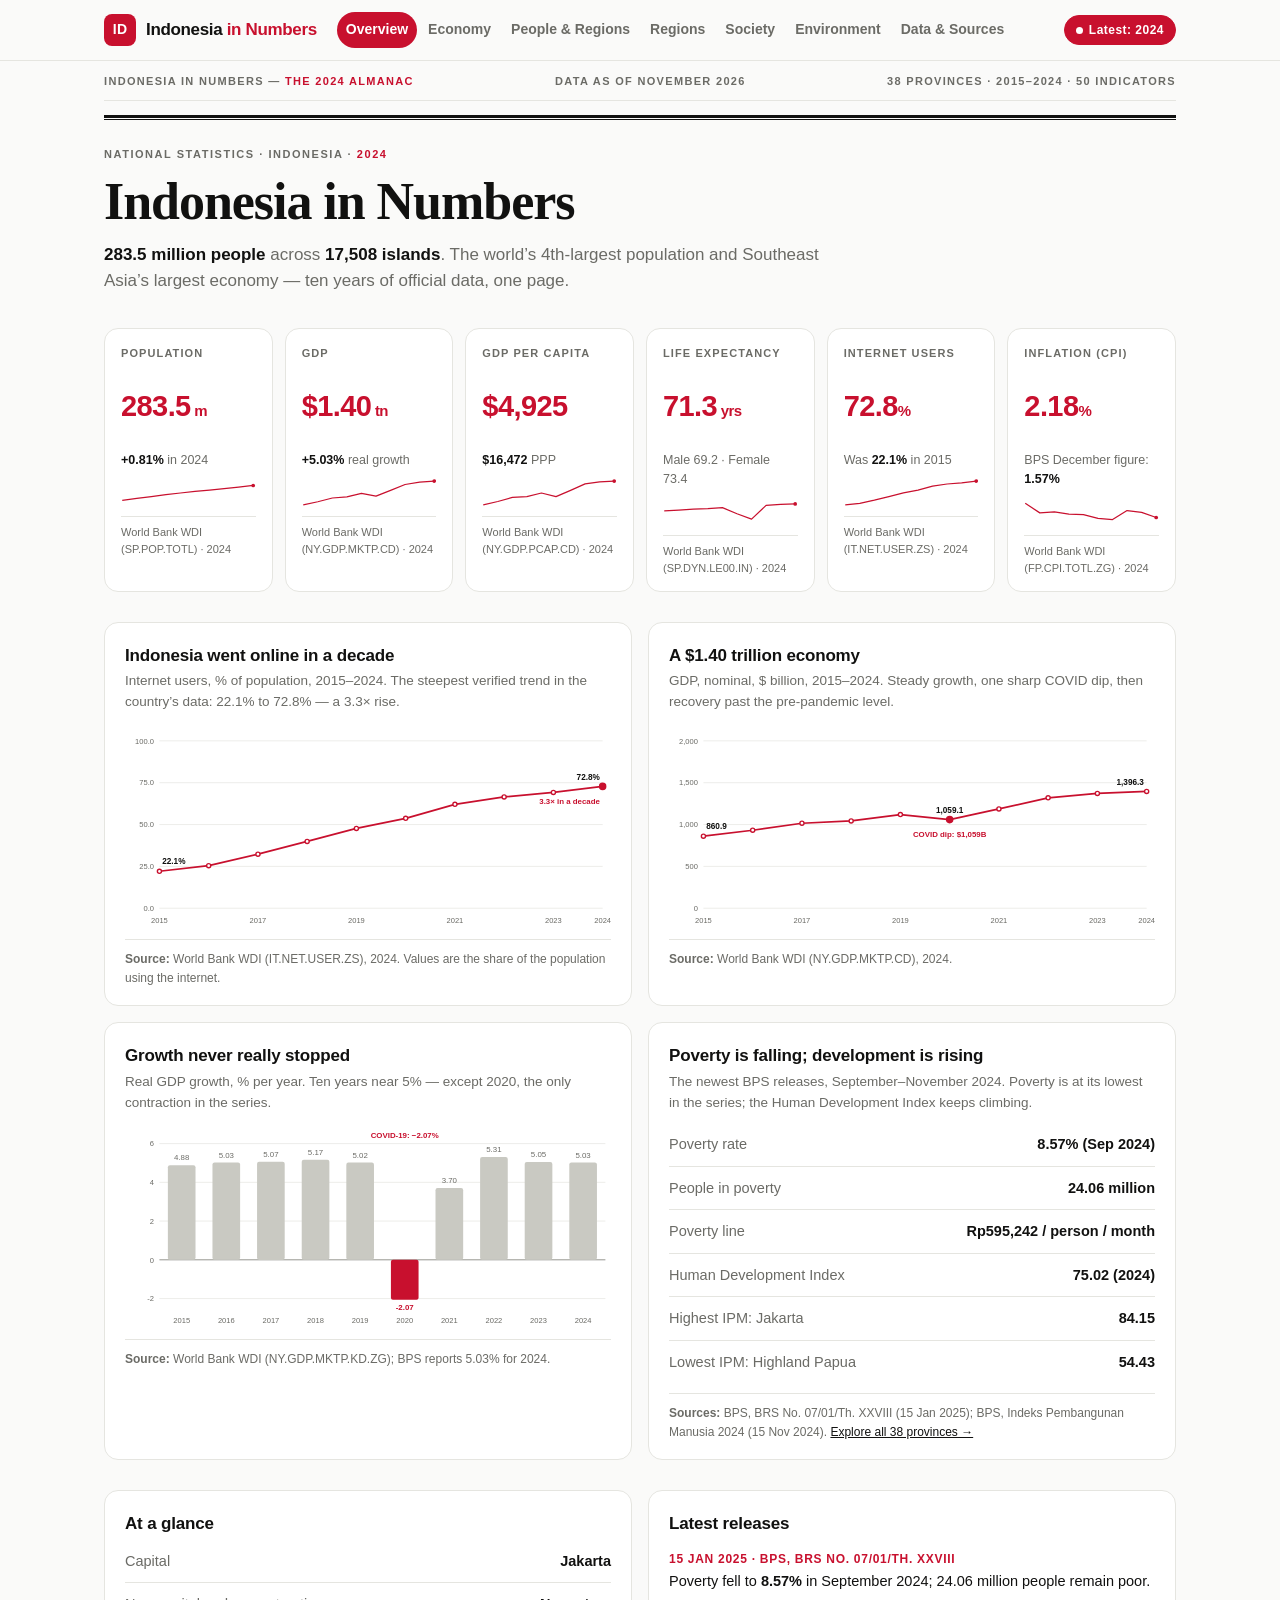
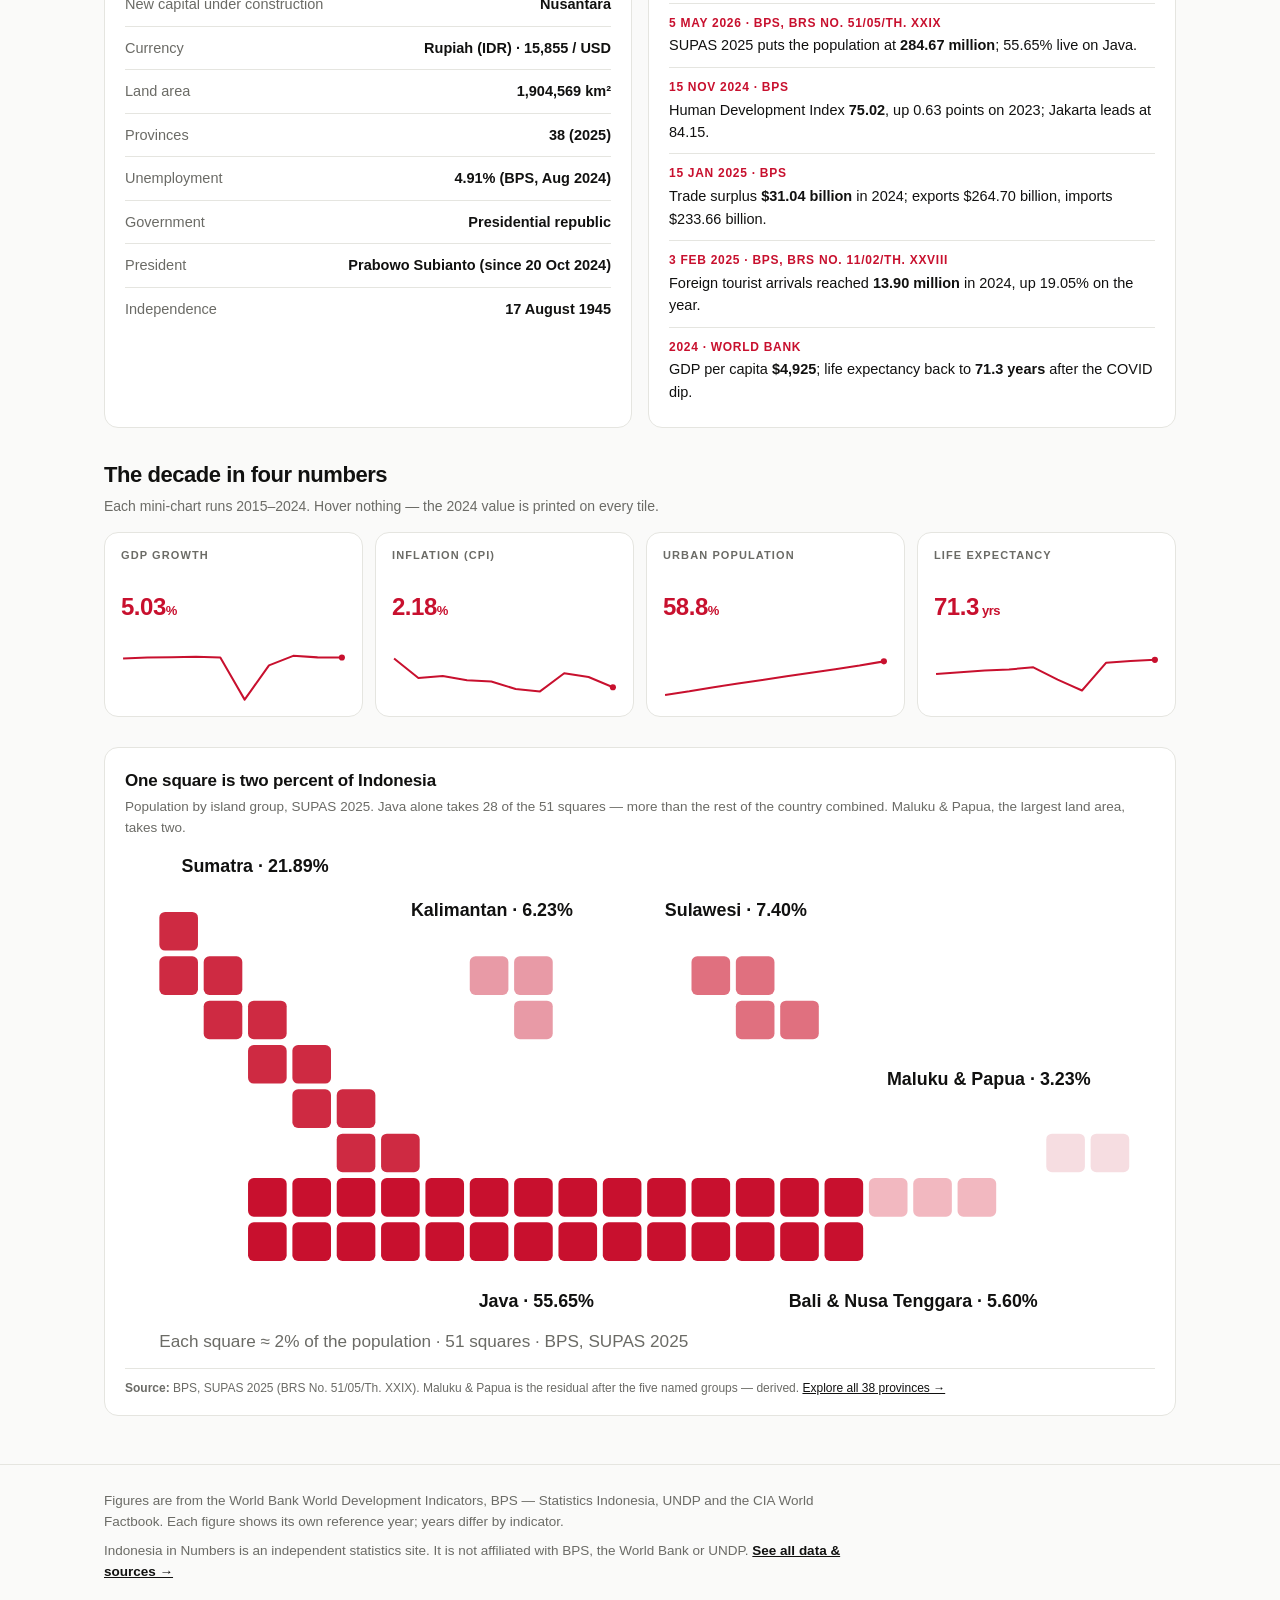
<file: app/index.html>
<!DOCTYPE html>
<html lang="en">
<head>
<meta charset="utf-8">
<meta name="viewport" content="width=device-width, initial-scale=1">
<title>Indonesia in Numbers — National Statistics, 2024</title>
<meta name="description" content="Indonesia in Numbers: population, GDP, health, education and environment statistics for Indonesia, 2015–2024, from the World Bank, BPS and UNDP.">
<link rel="icon" href="favicon.svg" type="image/svg+xml">
<link rel="stylesheet" href="styles.css">
<script src="data.js" defer></script>
<script src="charts.js" defer></script>
</head>
<body>
<header class="topbar">
  <div class="topbar-inner">
    <a class="brand" href="index.html"><span class="brand-mark">ID</span><span class="brand-name">Indonesia <span>in Numbers</span></span></a>
    <button class="menu-btn" id="menu-btn" aria-expanded="false" aria-controls="main-nav" aria-label="Open menu">
      <svg viewBox="0 0 20 20" fill="none" stroke="#111110" stroke-width="2" stroke-linecap="round"><line x1="3" y1="5" x2="17" y2="5"/><line x1="3" y1="10" x2="17" y2="10"/><line x1="3" y1="15" x2="17" y2="15"/></svg>
    </button>
    <nav class="nav" id="main-nav" aria-label="Sections">
      <a href="index.html" class="active" aria-current="page">Overview</a>
      <a href="economy.html">Economy</a>
      <a href="people.html">People &amp; Regions</a>
      <a href="regions.html">Regions</a>
      <a href="society.html">Society</a>
      <a href="environment.html">Environment</a>
      <a href="data.html">Data &amp; Sources</a>
    </nav>
    <div class="topbar-right">
      <span class="pill red"><span class="dot"></span>Latest: 2024</span>
      <span class="pill hide-phone">Data as of Nov 2026</span>
    </div>
  </div>
</header>

<main class="wrap">
  <div class="dateline">
    <span>Indonesia in Numbers — <b>The 2024 Almanac</b></span>
    <span>Data as of November 2026</span>
    <span>38 provinces · 2015–2024 · 50 indicators</span>
  </div>
  <div class="rule-double" aria-hidden="true"></div>

  <section class="hero almanak">
    <p class="eyebrow">National Statistics · Indonesia · <b>2024</b></p>
    <h1>Indonesia in Numbers</h1>
    <p class="lede"><b>283.5 million people</b> across <b>17,508 islands</b>. The world&rsquo;s 4th-largest population and Southeast Asia&rsquo;s largest economy &mdash; ten years of official data, one page.</p>
  </section>

  <section class="kpis" aria-label="Headline indicators">
    <div class="kpi"><p class="k-label">Population</p><p class="k-value">283.5<small> m</small></p><p class="k-sub"><b>+0.81%</b> in 2024</p><div class="k-spark" id="spark-population"></div><p class="k-src">World Bank WDI (SP.POP.TOTL) · 2024</p></div>
    <div class="kpi"><p class="k-label">GDP</p><p class="k-value">$1.40<small> tn</small></p><p class="k-sub"><b>+5.03%</b> real growth</p><div class="k-spark" id="spark-gdp"></div><p class="k-src">World Bank WDI (NY.GDP.MKTP.CD) · 2024</p></div>
    <div class="kpi"><p class="k-label">GDP per capita</p><p class="k-value">$4,925</p><p class="k-sub"><b>$16,472</b> PPP</p><div class="k-spark" id="spark-gdppc"></div><p class="k-src">World Bank WDI (NY.GDP.PCAP.CD) · 2024</p></div>
    <div class="kpi"><p class="k-label">Life expectancy</p><p class="k-value">71.3<small> yrs</small></p><p class="k-sub">Male 69.2 · Female 73.4</p><div class="k-spark" id="spark-life"></div><p class="k-src">World Bank WDI (SP.DYN.LE00.IN) · 2024</p></div>
    <div class="kpi"><p class="k-label">Internet users</p><p class="k-value">72.8<small>%</small></p><p class="k-sub">Was <b>22.1%</b> in 2015</p><div class="k-spark" id="spark-internet"></div><p class="k-src">World Bank WDI (IT.NET.USER.ZS) · 2024</p></div>
    <div class="kpi"><p class="k-label">Inflation (CPI)</p><p class="k-value">2.18<small>%</small></p><p class="k-sub">BPS December figure: <b>1.57%</b></p><div class="k-spark" id="spark-inflation"></div><p class="k-src">World Bank WDI (FP.CPI.TOTL.ZG) · 2024</p></div>
  </section>

  <section class="section">
    <div class="grid-2">
      <div class="card">
        <h3>Indonesia went online in a decade</h3>
        <p class="card-sub">Internet users, % of population, 2015–2024. The steepest verified trend in the country&rsquo;s data: 22.1% to 72.8% — a 3.3&times; rise.</p>
        <div class="chart" id="chart-internet"></div>
        <p class="source"><b>Source:</b> World Bank WDI (IT.NET.USER.ZS), 2024. Values are the share of the population using the internet.</p>
      </div>
      <div class="card">
        <h3>A $1.40 trillion economy</h3>
        <p class="card-sub">GDP, nominal, $ billion, 2015–2024. Steady growth, one sharp COVID dip, then recovery past the pre-pandemic level.</p>
        <div class="chart" id="chart-gdp"></div>
        <p class="source"><b>Source:</b> World Bank WDI (NY.GDP.MKTP.CD), 2024.</p>
      </div>
      <div class="card">
        <h3>Growth never really stopped</h3>
        <p class="card-sub">Real GDP growth, % per year. Ten years near 5% — except 2020, the only contraction in the series.</p>
        <div class="chart" id="chart-growth"></div>
        <p class="source"><b>Source:</b> World Bank WDI (NY.GDP.MKTP.KD.ZG); BPS reports 5.03% for 2024.</p>
      </div>
      <div class="card">
        <h3>Poverty is falling; development is rising</h3>
        <p class="card-sub">The newest BPS releases, September–November 2024. Poverty is at its lowest in the series; the Human Development Index keeps climbing.</p>
        <ul class="facts">
          <li><span class="f-k">Poverty rate</span><span class="f-v">8.57% (Sep 2024)</span></li>
          <li><span class="f-k">People in poverty</span><span class="f-v">24.06 million</span></li>
          <li><span class="f-k">Poverty line</span><span class="f-v">Rp595,242 / person / month</span></li>
          <li><span class="f-k">Human Development Index</span><span class="f-v">75.02 (2024)</span></li>
          <li><span class="f-k">Highest IPM: Jakarta</span><span class="f-v">84.15</span></li>
          <li><span class="f-k">Lowest IPM: Highland Papua</span><span class="f-v">54.43</span></li>
        </ul>
        <p class="source"><b>Sources:</b> BPS, BRS No. 07/01/Th. XXVIII (15 Jan 2025); BPS, Indeks Pembangunan Manusia 2024 (15 Nov 2024). <a href="regions.html">Explore all 38 provinces &rarr;</a></p>
      </div>
    </div>
  </section>

  <section class="section">
    <div class="grid-2">
      <div class="card">
        <h3>At a glance</h3>
        <ul class="facts">
          <li><span class="f-k">Capital</span><span class="f-v">Jakarta</span></li>
          <li><span class="f-k">New capital under construction</span><span class="f-v">Nusantara</span></li>
          <li><span class="f-k">Currency</span><span class="f-v">Rupiah (IDR) · 15,855 / USD</span></li>
          <li><span class="f-k">Land area</span><span class="f-v">1,904,569 km&sup2;</span></li>
          <li><span class="f-k">Provinces</span><span class="f-v">38 (2025)</span></li>
          <li><span class="f-k">Unemployment</span><span class="f-v">4.91% (BPS, Aug 2024)</span></li>
          <li><span class="f-k">Government</span><span class="f-v">Presidential republic</span></li>
          <li><span class="f-k">President</span><span class="f-v">Prabowo Subianto (since 20 Oct 2024)</span></li>
          <li><span class="f-k">Independence</span><span class="f-v">17 August 1945</span></li>
        </ul>
      </div>
      <div class="card">
        <h3>Latest releases</h3>
        <ul class="releases">
          <li><span class="r-date">15 Jan 2025 · BPS, BRS No. 07/01/Th. XXVIII</span>Poverty fell to <b>8.57%</b> in September 2024; 24.06 million people remain poor.</li>
          <li><span class="r-date">5 May 2026 · BPS, BRS No. 51/05/Th. XXIX</span>SUPAS 2025 puts the population at <b>284.67 million</b>; 55.65% live on Java.</li>
          <li><span class="r-date">15 Nov 2024 · BPS</span>Human Development Index <b>75.02</b>, up 0.63 points on 2023; Jakarta leads at 84.15.</li>
          <li><span class="r-date">15 Jan 2025 · BPS</span>Trade surplus <b>$31.04 billion</b> in 2024; exports $264.70 billion, imports $233.66 billion.</li>
          <li><span class="r-date">3 Feb 2025 · BPS, BRS No. 11/02/Th. XXVIII</span>Foreign tourist arrivals reached <b>13.90 million</b> in 2024, up 19.05% on the year.</li>
          <li><span class="r-date">2024 · World Bank</span>GDP per capita <b>$4,925</b>; life expectancy back to <b>71.3 years</b> after the COVID dip.</li>
        </ul>
      </div>
    </div>
  </section>

  <section class="section">
    <div class="section-head">
      <h2>The decade in four numbers</h2>
      <p>Each mini-chart runs 2015–2024. Hover nothing — the 2024 value is printed on every tile.</p>
    </div>
    <div class="minis">
      <div class="mini"><p class="m-label">GDP growth</p><p class="m-value">5.03<small>%</small></p><div class="m-chart" id="mini-growth"></div></div>
      <div class="mini"><p class="m-label">Inflation (CPI)</p><p class="m-value">2.18<small>%</small></p><div class="m-chart" id="mini-inflation"></div></div>
      <div class="mini"><p class="m-label">Urban population</p><p class="m-value">58.8<small>%</small></p><div class="m-chart" id="mini-urban"></div></div>
      <div class="mini"><p class="m-label">Life expectancy</p><p class="m-value">71.3<small> yrs</small></p><div class="m-chart" id="mini-life"></div></div>
    </div>
  </section>

  <section class="section">
    <div class="card tilemap-card">
      <h3>One square is two percent of Indonesia</h3>
      <p class="card-sub">Population by island group, SUPAS 2025. Java alone takes 28 of the 51 squares — more than the rest of the country combined. Maluku &amp; Papua, the largest land area, takes two.</p>
      <div id="tilemap-cover"></div>
      <p class="source"><b>Source:</b> BPS, SUPAS 2025 (BRS No. 51/05/Th. XXIX). Maluku &amp; Papua is the residual after the five named groups — derived. <a href="regions.html">Explore all 38 provinces &rarr;</a></p>
    </div>
  </section>
</main>

<footer>
  <div class="wrap">
    <p>Figures are from the World Bank World Development Indicators, BPS — Statistics Indonesia, UNDP and the CIA World Factbook. Each figure shows its own reference year; years differ by indicator.</p>
    <p>Indonesia in Numbers is an independent statistics site. It is not affiliated with BPS, the World Bank or UNDP. <a href="data.html">See all data &amp; sources &rarr;</a></p>
  </div>
</footer>

<script>
window.addEventListener('DOMContentLoaded', function () {
  CH.initMenu();
  var D = INDATA;
  CH.render('chart-internet', CH.lineChart({
    labels: D.years, values: D.series.internet.values, decimals: 1, unitSuffix: '%',
    aria: 'Line chart: internet users rose from 22.1 percent in 2015 to 72.8 percent in 2024',
    annotate: [{ index: 9, text: '3.3× in a decade' }]
  }));
  CH.render('chart-gdp', CH.lineChart({
    labels: D.years, values: D.series.gdpNominal.values, decimals: 0, unitSuffix: '',
    aria: 'Line chart: GDP rose from 860.9 billion dollars in 2015 to 1396.3 billion in 2024',
    annotate: [{ index: 5, text: 'COVID dip: $1,059B' }]
  }));
  CH.render('chart-growth', CH.barChart({
    labels: D.years, values: D.series.gdpGrowth.values, decimals: 2, highlightIndex: 5,
    ymin: -2.5, ymax: 6, ticks: [-2, 0, 2, 4, 6], tickDecimals: 0,
    aria: 'Bar chart: real GDP growth 2015 to 2024, with a contraction of 2.07 percent in 2020',
    annotate: [{ index: 5, text: 'COVID-19: −2.07%' }]
  }));
  CH.render('tilemap-cover', CH.tileMap({}));
  CH.render('spark-population', CH.sparkline(D.series.population.values, { ymin: 255, ymax: 290 }));
  CH.render('spark-gdp', CH.sparkline(D.series.gdpNominal.values, {}));
  CH.render('spark-gdppc', CH.sparkline(D.series.gdpPerCapita.values, {}));
  CH.render('spark-life', CH.sparkline(D.series.lifeExpectancy.values, { ymin: 66, ymax: 72 }));
  CH.render('spark-internet', CH.sparkline(D.series.internet.values, {}));
  CH.render('spark-inflation', CH.sparkline(D.series.inflation.values, { ymin: 0, ymax: 7 }));
  CH.render('mini-growth', CH.sparkline(D.series.gdpGrowth.values, { ymin: -2.5, ymax: 5.6, height: 56 }));
  CH.render('mini-inflation', CH.sparkline(D.series.inflation.values, { ymin: 0, ymax: 7, height: 56 }));
  CH.render('mini-urban', CH.sparkline(D.series.urban.values, { ymin: 52, ymax: 60, height: 56 }));
  CH.render('mini-life', CH.sparkline(D.series.lifeExpectancy.values, { ymin: 66, ymax: 72, height: 56 }));
});
</script>
</body>
</html>
</file>
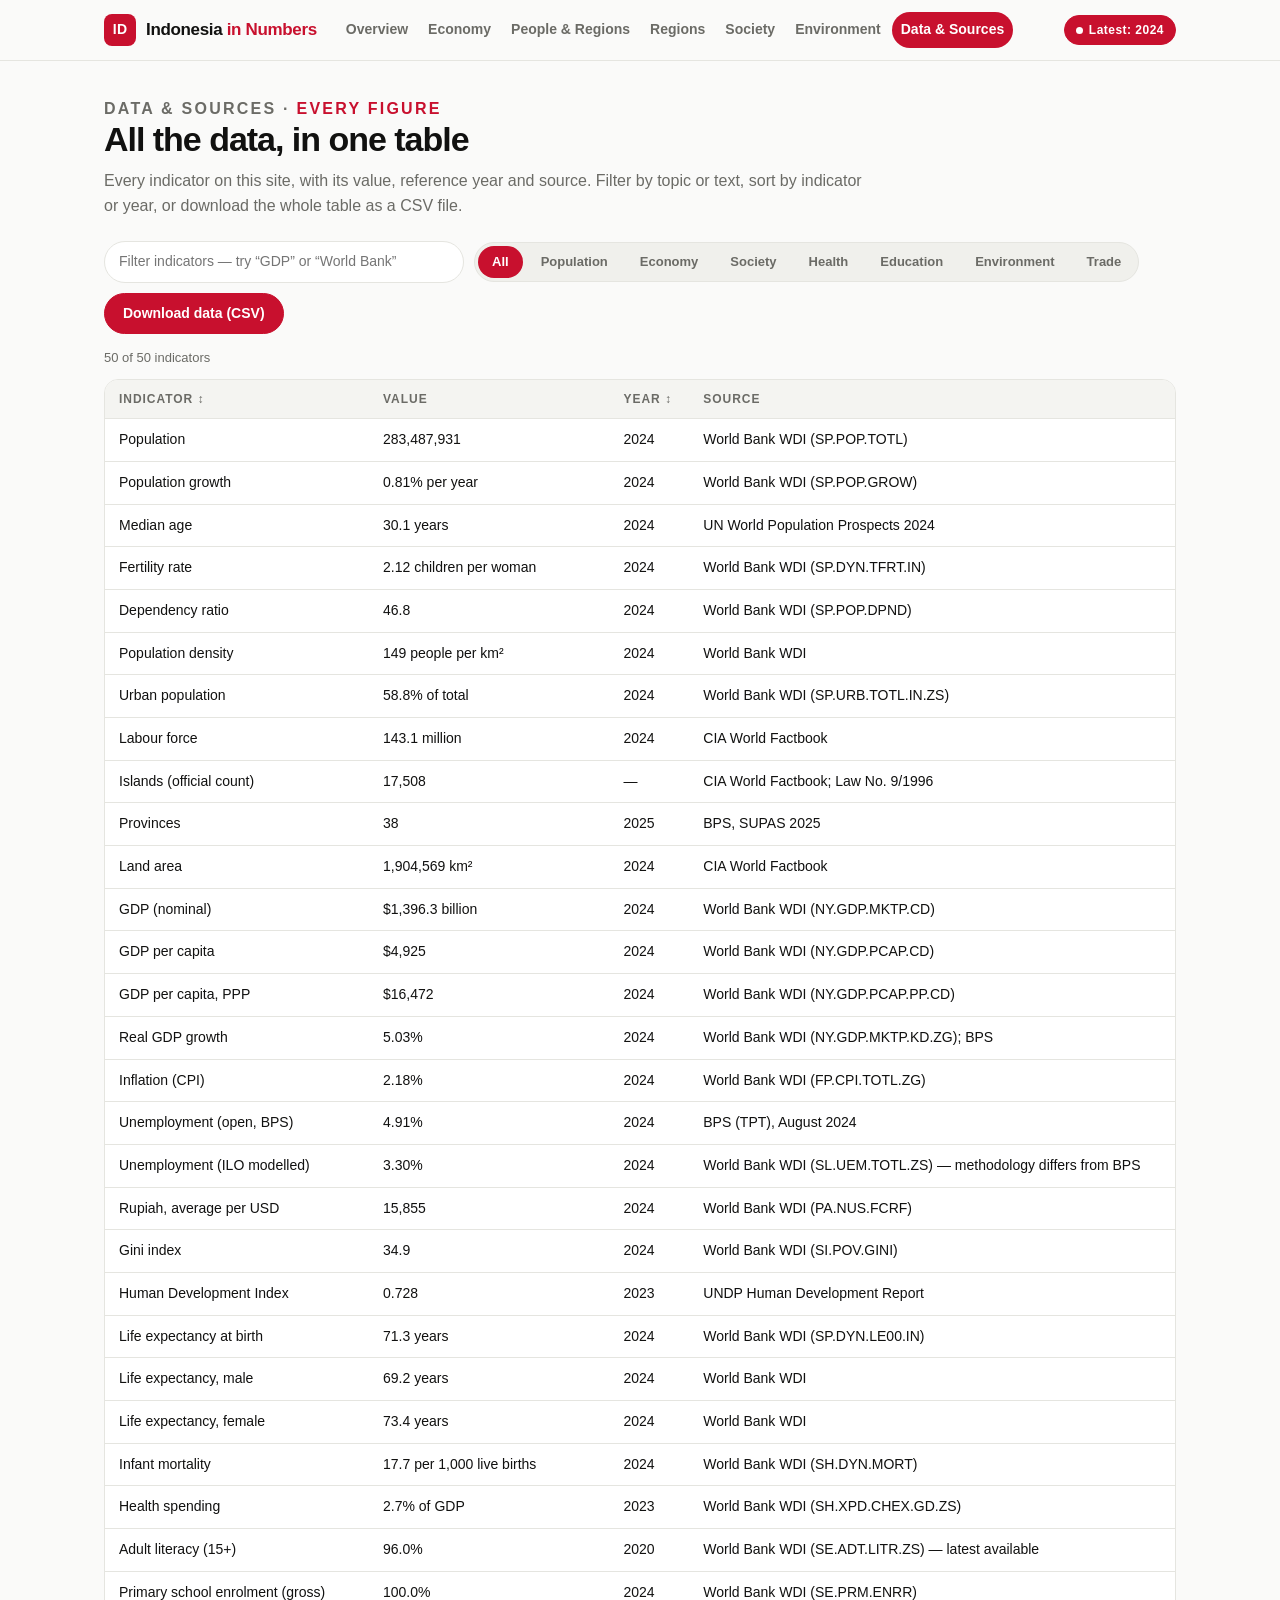
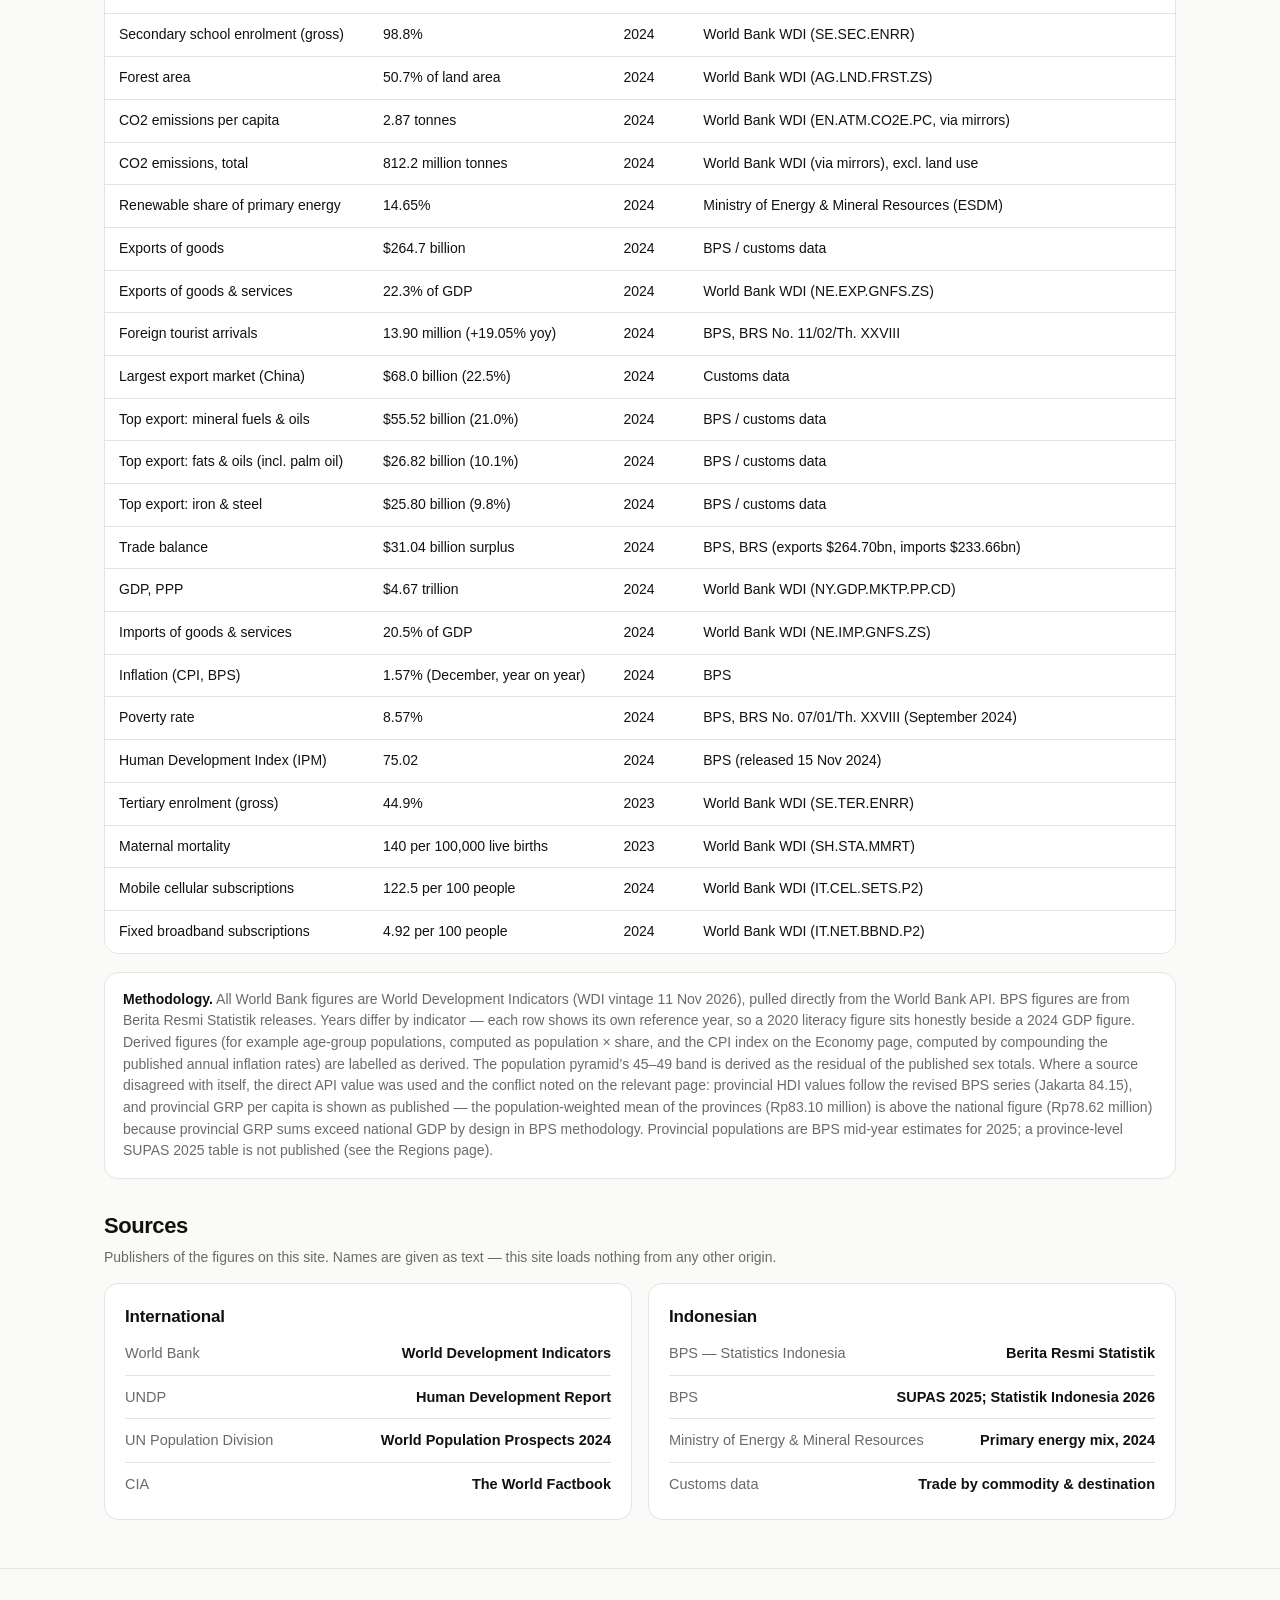
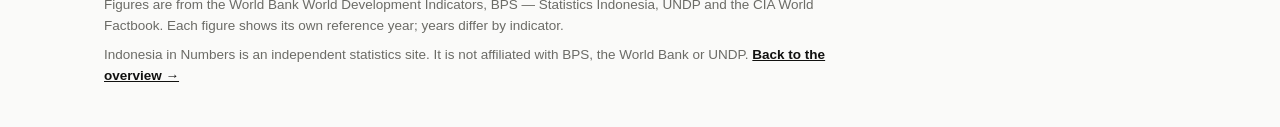
<file: app/data.html>
<!DOCTYPE html>
<html lang="en">
<head>
<meta charset="utf-8">
<meta name="viewport" content="width=device-width, initial-scale=1">
<title>Data &amp; Sources — Indonesia in Numbers</title>
<meta name="description" content="Every figure on Indonesia in Numbers: indicator, value, year and source — filterable, sortable, downloadable as CSV.">
<link rel="icon" href="favicon.svg" type="image/svg+xml">
<link rel="stylesheet" href="styles.css">
<script src="data.js" defer></script>
<script src="charts.js" defer></script>
</head>
<body>
<header class="topbar">
  <div class="topbar-inner">
    <a class="brand" href="index.html"><span class="brand-mark">ID</span><span class="brand-name">Indonesia <span>in Numbers</span></span></a>
    <button class="menu-btn" id="menu-btn" aria-expanded="false" aria-controls="main-nav" aria-label="Open menu">
      <svg viewBox="0 0 20 20" fill="none" stroke="#111110" stroke-width="2" stroke-linecap="round"><line x1="3" y1="5" x2="17" y2="5"/><line x1="3" y1="10" x2="17" y2="10"/><line x1="3" y1="15" x2="17" y2="15"/></svg>
    </button>
    <nav class="nav" id="main-nav" aria-label="Sections">
      <a href="index.html">Overview</a>
      <a href="economy.html">Economy</a>
      <a href="people.html">People &amp; Regions</a>
      <a href="regions.html">Regions</a>
      <a href="society.html">Society</a>
      <a href="environment.html">Environment</a>
      <a href="data.html" class="active" aria-current="page">Data &amp; Sources</a>
    </nav>
    <div class="topbar-right">
      <span class="pill red"><span class="dot"></span>Latest: 2024</span>
      <span class="pill hide-phone">Data as of Nov 2026</span>
    </div>
  </div>
</header>

<main class="wrap">
  <section class="page-head">
    <p class="eyebrow">Data &amp; Sources · <b>Every figure</b></p>
    <h1>All the data, in one table</h1>
    <p>Every indicator on this site, with its value, reference year and source. Filter by topic or text, sort by indicator or year, or download the whole table as a CSV file.</p>
  </section>

  <div class="filter-row">
    <input type="search" id="filter-text" placeholder="Filter indicators — try “GDP” or “World Bank”" aria-label="Filter indicators by text">
    <div class="seg" role="group" aria-label="Filter by topic" id="topic-buttons">
      <button type="button" data-topic="All" aria-pressed="true">All</button>
      <button type="button" data-topic="Population" aria-pressed="false">Population</button>
      <button type="button" data-topic="Economy" aria-pressed="false">Economy</button>
      <button type="button" data-topic="Society" aria-pressed="false">Society</button>
      <button type="button" data-topic="Health" aria-pressed="false">Health</button>
      <button type="button" data-topic="Education" aria-pressed="false">Education</button>
      <button type="button" data-topic="Environment" aria-pressed="false">Environment</button>
      <button type="button" data-topic="Trade" aria-pressed="false">Trade</button>
    </div>
    <a class="btn primary" href="data.csv" download="indonesia-in-numbers.csv">Download data (CSV)</a>
  </div>
  <p class="result-count" id="result-count" aria-live="polite"></p>

  <div class="table-scroll">
    <table class="data" id="data-table">
      <thead>
        <tr>
          <th class="sortable" data-sort="name" scope="col">Indicator ↕</th>
          <th scope="col">Value</th>
          <th class="sortable" data-sort="year" scope="col">Year ↕</th>
          <th scope="col">Source</th>
        </tr>
      </thead>
      <tbody id="data-body"></tbody>
    </table>
  </div>

  <div class="note">
    <b>Methodology.</b> All World Bank figures are World Development Indicators (WDI vintage 11 Nov 2026), pulled directly from the World Bank API. BPS figures are from Berita Resmi Statistik releases. Years differ by indicator — each row shows its own reference year, so a 2020 literacy figure sits honestly beside a 2024 GDP figure. Derived figures (for example age-group populations, computed as population &times; share, and the CPI index on the Economy page, computed by compounding the published annual inflation rates) are labelled as derived. The population pyramid&rsquo;s 45–49 band is derived as the residual of the published sex totals. Where a source disagreed with itself, the direct API value was used and the conflict noted on the relevant page: provincial HDI values follow the revised BPS series (Jakarta 84.15), and provincial GRP per capita is shown as published — the population-weighted mean of the provinces (Rp83.10 million) is above the national figure (Rp78.62 million) because provincial GRP sums exceed national GDP by design in BPS methodology. Provincial populations are BPS mid-year estimates for 2025; a province-level SUPAS 2025 table is not published (see the Regions page).
  </div>

  <section class="section">
    <div class="section-head">
      <h2>Sources</h2>
      <p>Publishers of the figures on this site. Names are given as text — this site loads nothing from any other origin.</p>
    </div>
    <div class="grid-2">
      <div class="card">
        <h3>International</h3>
        <ul class="facts">
          <li><span class="f-k">World Bank</span><span class="f-v">World Development Indicators</span></li>
          <li><span class="f-k">UNDP</span><span class="f-v">Human Development Report</span></li>
          <li><span class="f-k">UN Population Division</span><span class="f-v">World Population Prospects 2024</span></li>
          <li><span class="f-k">CIA</span><span class="f-v">The World Factbook</span></li>
        </ul>
      </div>
      <div class="card">
        <h3>Indonesian</h3>
        <ul class="facts">
          <li><span class="f-k">BPS — Statistics Indonesia</span><span class="f-v">Berita Resmi Statistik</span></li>
          <li><span class="f-k">BPS</span><span class="f-v">SUPAS 2025; Statistik Indonesia 2026</span></li>
          <li><span class="f-k">Ministry of Energy &amp; Mineral Resources</span><span class="f-v">Primary energy mix, 2024</span></li>
          <li><span class="f-k">Customs data</span><span class="f-v">Trade by commodity &amp; destination</span></li>
        </ul>
      </div>
    </div>
  </section>
</main>

<footer>
  <div class="wrap">
    <p>Figures are from the World Bank World Development Indicators, BPS — Statistics Indonesia, UNDP and the CIA World Factbook. Each figure shows its own reference year; years differ by indicator.</p>
    <p>Indonesia in Numbers is an independent statistics site. It is not affiliated with BPS, the World Bank or UNDP. <a href="index.html">Back to the overview &rarr;</a></p>
  </div>
</footer>

<script>
window.addEventListener('DOMContentLoaded', function () {
  CH.initMenu();
  var rows = INDATA.indicators.slice();
  var body = document.getElementById('data-body');
  var count = document.getElementById('result-count');
  var textInput = document.getElementById('filter-text');
  var topic = 'All';
  var sortKey = null, sortDir = 1;

  function esc(s) {
    return String(s).replace(/&/g, '&amp;').replace(/</g, '&lt;').replace(/>/g, '&gt;');
  }
  function render() {
    var q = textInput.value.trim().toLowerCase();
    var list = rows.filter(function (r) {
      if (topic !== 'All' && r.topic !== topic) return false;
      if (!q) return true;
      return (r.name + ' ' + r.value + ' ' + r.source + ' ' + r.topic).toLowerCase().indexOf(q) !== -1;
    });
    if (sortKey) {
      list.sort(function (a, b) {
        var av = a[sortKey], bv = b[sortKey];
        if (av === null) return 1;
        if (bv === null) return -1;
        if (av < bv) return -sortDir;
        if (av > bv) return sortDir;
        return 0;
      });
    }
    var html = '';
    list.forEach(function (r) {
      html += '<tr><td>' + esc(r.name) + '</td><td class="num">' + esc(r.value) + '</td><td class="num">' +
        (r.year === null ? '—' : r.year) + '</td><td>' + esc(r.source) + '</td></tr>';
    });
    body.innerHTML = html;
    count.textContent = list.length + ' of ' + rows.length + ' indicators' +
      (topic !== 'All' ? ' · topic: ' + topic : '') + (q ? ' · matching “' + textInput.value.trim() + '”' : '');
  }
  textInput.addEventListener('input', render);
  var topicBtns = document.querySelectorAll('#topic-buttons button');
  topicBtns.forEach(function (btn) {
    btn.addEventListener('click', function () {
      topic = btn.getAttribute('data-topic');
      topicBtns.forEach(function (b) { b.setAttribute('aria-pressed', b === btn ? 'true' : 'false'); });
      render();
    });
  });
  var sortHeads = document.querySelectorAll('th.sortable');
  sortHeads.forEach(function (th) {
    th.addEventListener('click', function () {
      var key = th.getAttribute('data-sort');
      if (sortKey === key) { sortDir = -sortDir; } else { sortKey = key; sortDir = 1; }
      sortHeads.forEach(function (h) {
        var base = h.textContent.replace(/ [↑↓↕]/, '');
        h.textContent = base + (h === th ? (sortDir === 1 ? ' ↑' : ' ↓') : ' ↕');
      });
      render();
    });
  });
  render();
});
</script>
</body>
</html>
</file>
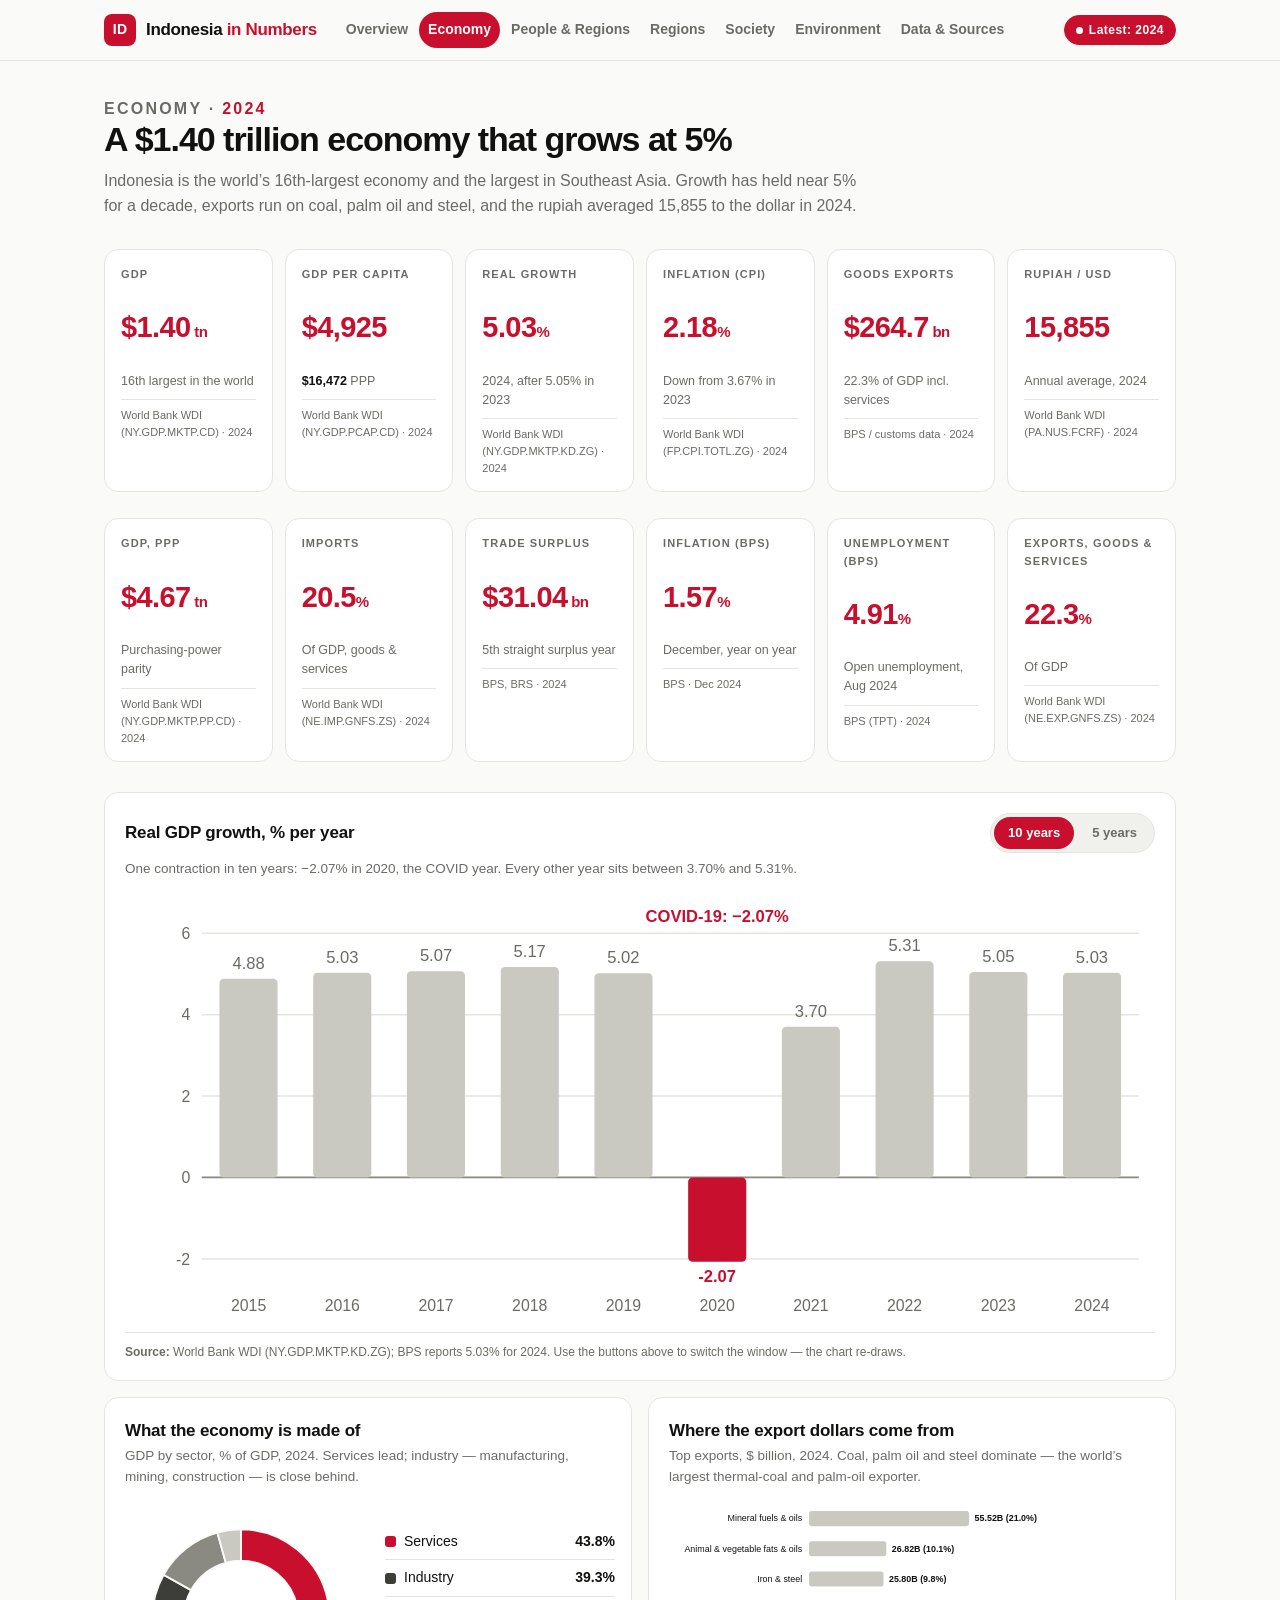
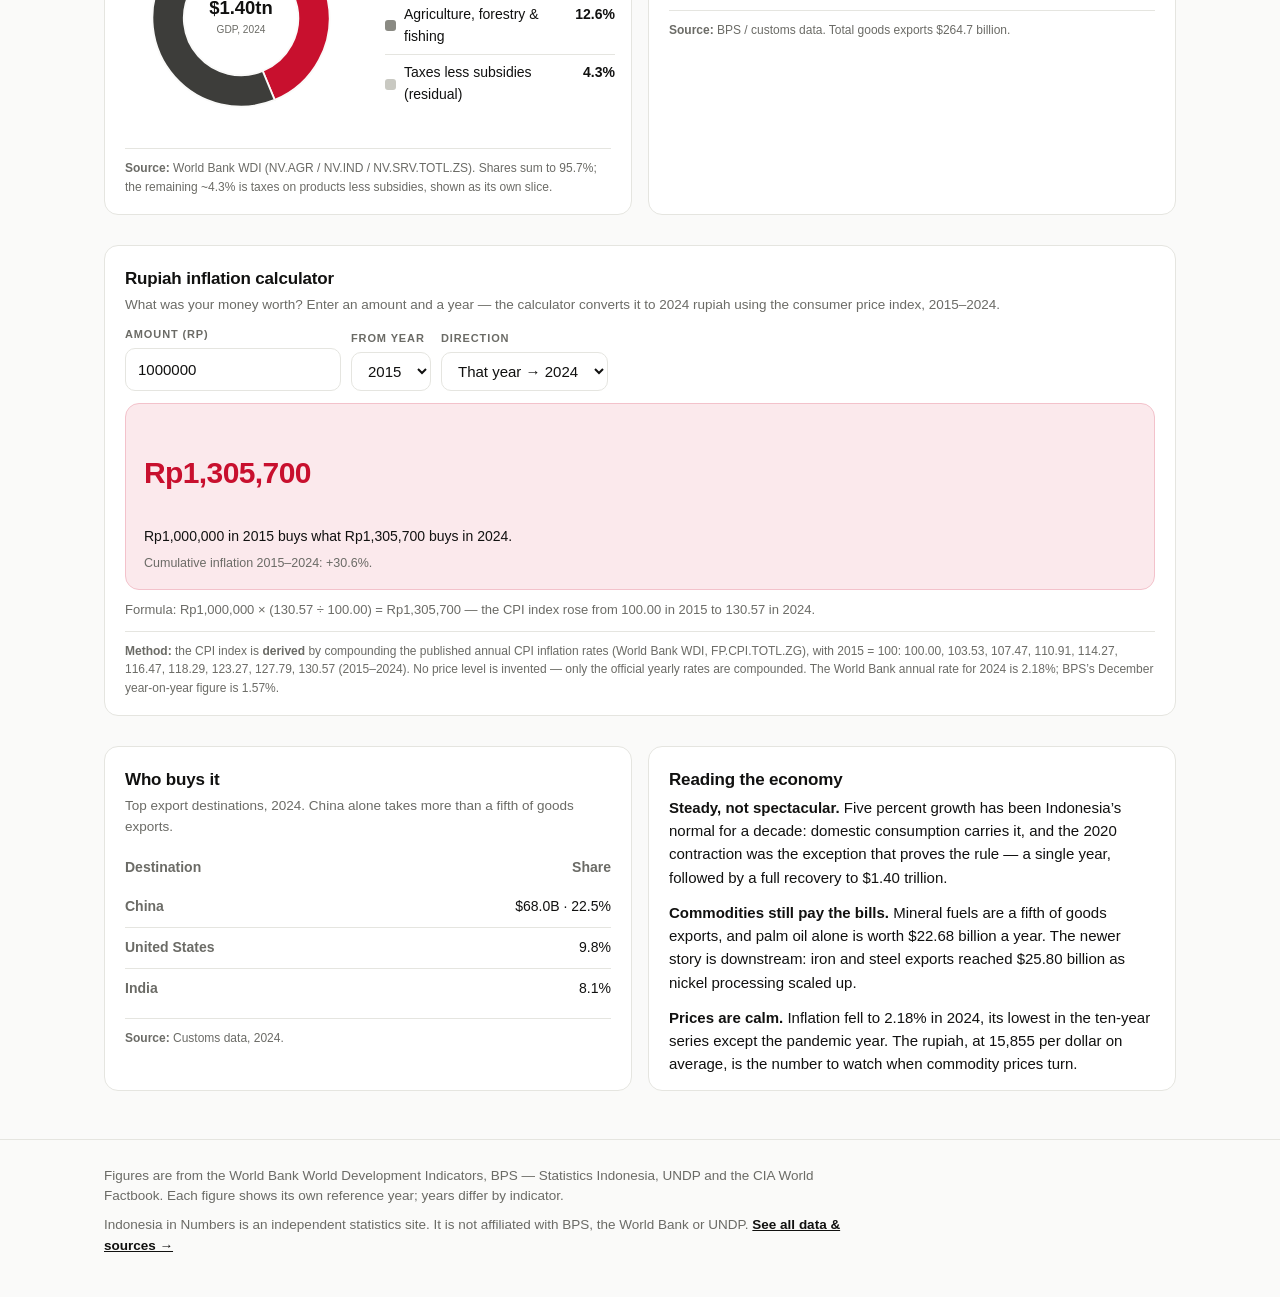
<file: app/economy.html>
<!DOCTYPE html>
<html lang="en">
<head>
<meta charset="utf-8">
<meta name="viewport" content="width=device-width, initial-scale=1">
<title>Economy — Indonesia in Numbers</title>
<meta name="description" content="Indonesia's economy: GDP, growth, inflation, exports and the rupiah, 2015–2024.">
<link rel="icon" href="favicon.svg" type="image/svg+xml">
<link rel="stylesheet" href="styles.css">
<script src="data.js" defer></script>
<script src="charts.js" defer></script>
</head>
<body>
<header class="topbar">
  <div class="topbar-inner">
    <a class="brand" href="index.html"><span class="brand-mark">ID</span><span class="brand-name">Indonesia <span>in Numbers</span></span></a>
    <button class="menu-btn" id="menu-btn" aria-expanded="false" aria-controls="main-nav" aria-label="Open menu">
      <svg viewBox="0 0 20 20" fill="none" stroke="#111110" stroke-width="2" stroke-linecap="round"><line x1="3" y1="5" x2="17" y2="5"/><line x1="3" y1="10" x2="17" y2="10"/><line x1="3" y1="15" x2="17" y2="15"/></svg>
    </button>
    <nav class="nav" id="main-nav" aria-label="Sections">
      <a href="index.html">Overview</a>
      <a href="economy.html" class="active" aria-current="page">Economy</a>
      <a href="people.html">People &amp; Regions</a>
      <a href="regions.html">Regions</a>
      <a href="society.html">Society</a>
      <a href="environment.html">Environment</a>
      <a href="data.html">Data &amp; Sources</a>
    </nav>
    <div class="topbar-right">
      <span class="pill red"><span class="dot"></span>Latest: 2024</span>
      <span class="pill hide-phone">Data as of Nov 2026</span>
    </div>
  </div>
</header>

<main class="wrap">
  <section class="page-head">
    <p class="eyebrow">Economy · <b>2024</b></p>
    <h1>A $1.40 trillion economy that grows at 5%</h1>
    <p>Indonesia is the world&rsquo;s 16th-largest economy and the largest in Southeast Asia. Growth has held near 5% for a decade, exports run on coal, palm oil and steel, and the rupiah averaged 15,855 to the dollar in 2024.</p>
  </section>

  <section class="kpis" aria-label="Economy indicators">
    <div class="kpi"><p class="k-label">GDP</p><p class="k-value">$1.40<small> tn</small></p><p class="k-sub">16th largest in the world</p><p class="k-src">World Bank WDI (NY.GDP.MKTP.CD) · 2024</p></div>
    <div class="kpi"><p class="k-label">GDP per capita</p><p class="k-value">$4,925</p><p class="k-sub"><b>$16,472</b> PPP</p><p class="k-src">World Bank WDI (NY.GDP.PCAP.CD) · 2024</p></div>
    <div class="kpi"><p class="k-label">Real growth</p><p class="k-value">5.03<small>%</small></p><p class="k-sub">2024, after 5.05% in 2023</p><p class="k-src">World Bank WDI (NY.GDP.MKTP.KD.ZG) · 2024</p></div>
    <div class="kpi"><p class="k-label">Inflation (CPI)</p><p class="k-value">2.18<small>%</small></p><p class="k-sub">Down from 3.67% in 2023</p><p class="k-src">World Bank WDI (FP.CPI.TOTL.ZG) · 2024</p></div>
    <div class="kpi"><p class="k-label">Goods exports</p><p class="k-value">$264.7<small> bn</small></p><p class="k-sub">22.3% of GDP incl. services</p><p class="k-src">BPS / customs data · 2024</p></div>
    <div class="kpi"><p class="k-label">Rupiah / USD</p><p class="k-value">15,855</p><p class="k-sub">Annual average, 2024</p><p class="k-src">World Bank WDI (PA.NUS.FCRF) · 2024</p></div>
  </section>

  <section class="kpis" aria-label="More economy indicators">
    <div class="kpi"><p class="k-label">GDP, PPP</p><p class="k-value">$4.67<small> tn</small></p><p class="k-sub">Purchasing-power parity</p><p class="k-src">World Bank WDI (NY.GDP.MKTP.PP.CD) · 2024</p></div>
    <div class="kpi"><p class="k-label">Imports</p><p class="k-value">20.5<small>%</small></p><p class="k-sub">Of GDP, goods &amp; services</p><p class="k-src">World Bank WDI (NE.IMP.GNFS.ZS) · 2024</p></div>
    <div class="kpi"><p class="k-label">Trade surplus</p><p class="k-value">$31.04<small> bn</small></p><p class="k-sub">5th straight surplus year</p><p class="k-src">BPS, BRS · 2024</p></div>
    <div class="kpi"><p class="k-label">Inflation (BPS)</p><p class="k-value">1.57<small>%</small></p><p class="k-sub">December, year on year</p><p class="k-src">BPS · Dec 2024</p></div>
    <div class="kpi"><p class="k-label">Unemployment (BPS)</p><p class="k-value">4.91<small>%</small></p><p class="k-sub">Open unemployment, Aug 2024</p><p class="k-src">BPS (TPT) · 2024</p></div>
    <div class="kpi"><p class="k-label">Exports, goods &amp; services</p><p class="k-value">22.3<small>%</small></p><p class="k-sub">Of GDP</p><p class="k-src">World Bank WDI (NE.EXP.GNFS.ZS) · 2024</p></div>
  </section>

  <section class="section">
    <div class="grid-2">
      <div class="card wide">
        <div class="card-tools">
          <h3>Real GDP growth, % per year</h3>
          <div class="seg" role="group" aria-label="Chart range">
            <button type="button" id="range-10y" aria-pressed="true">10 years</button>
            <button type="button" id="range-5y" aria-pressed="false">5 years</button>
          </div>
        </div>
        <p class="card-sub">One contraction in ten years: −2.07% in 2020, the COVID year. Every other year sits between 3.70% and 5.31%.</p>
        <div class="chart" id="chart-growth"></div>
        <p class="source"><b>Source:</b> World Bank WDI (NY.GDP.MKTP.KD.ZG); BPS reports 5.03% for 2024. Use the buttons above to switch the window — the chart re-draws.</p>
      </div>
      <div class="card">
        <h3>What the economy is made of</h3>
        <p class="card-sub">GDP by sector, % of GDP, 2024. Services lead; industry — manufacturing, mining, construction — is close behind.</p>
        <div class="chart" id="chart-sectors"></div>
        <p class="source"><b>Source:</b> World Bank WDI (NV.AGR / NV.IND / NV.SRV.TOTL.ZS). Shares sum to 95.7%; the remaining ~4.3% is taxes on products less subsidies, shown as its own slice.</p>
      </div>
      <div class="card">
        <h3>Where the export dollars come from</h3>
        <p class="card-sub">Top exports, $ billion, 2024. Coal, palm oil and steel dominate — the world&rsquo;s largest thermal-coal and palm-oil exporter.</p>
        <div class="chart" id="chart-exports"></div>
        <p class="source"><b>Source:</b> BPS / customs data. Total goods exports $264.7 billion.</p>
      </div>
    </div>
  </section>

  <section class="section">
    <div class="card wide">
      <h3>Rupiah inflation calculator</h3>
      <p class="card-sub">What was your money worth? Enter an amount and a year — the calculator converts it to 2024 rupiah using the consumer price index, 2015–2024.</p>
      <div class="calc-row">
        <div class="calc-field">
          <label for="calc-amount">Amount (Rp)</label>
          <input type="number" id="calc-amount" value="1000000" min="0" step="1000" inputmode="numeric">
        </div>
        <div class="calc-field">
          <label for="calc-year">From year</label>
          <select id="calc-year"></select>
        </div>
        <div class="calc-field">
          <label for="calc-direction">Direction</label>
          <select id="calc-direction">
            <option value="to2024">That year → 2024</option>
            <option value="from2024">2024 → that year</option>
          </select>
        </div>
      </div>
      <div class="calc-result" aria-live="polite">
        <p class="cr-big" id="calc-out">Rp1,305,700</p>
        <p class="cr-line" id="calc-line">Rp1,000,000 in 2015 buys what Rp1,305,700 buys in 2024.</p>
        <p class="cr-note" id="calc-note">Cumulative inflation 2015–2024: +30.6%.</p>
      </div>
      <p class="calc-formula" id="calc-formula">Formula: Rp1,000,000 × (130.57 ÷ 100.00) = Rp1,305,700 — the CPI index rose from 100.00 in 2015 to 130.57 in 2024.</p>
      <p class="source"><b>Method:</b> the CPI index is <b>derived</b> by compounding the published annual CPI inflation rates (World Bank WDI, FP.CPI.TOTL.ZG), with 2015 = 100: 100.00, 103.53, 107.47, 110.91, 114.27, 116.47, 118.29, 123.27, 127.79, 130.57 (2015–2024). No price level is invented — only the official yearly rates are compounded. The World Bank annual rate for 2024 is 2.18%; BPS&rsquo;s December year-on-year figure is 1.57%.</p>
    </div>
  </section>

  <section class="section">
    <div class="grid-2">
      <div class="card">
        <h3>Who buys it</h3>
        <p class="card-sub">Top export destinations, 2024. China alone takes more than a fifth of goods exports.</p>
        <table class="mini-table">
          <thead><tr><th>Destination</th><th>Share</th></tr></thead>
          <tbody>
            <tr><th>China</th><td>$68.0B · 22.5%</td></tr>
            <tr><th>United States</th><td>9.8%</td></tr>
            <tr><th>India</th><td>8.1%</td></tr>
          </tbody>
        </table>
        <p class="source"><b>Source:</b> Customs data, 2024.</p>
      </div>
      <div class="card prose">
        <h3>Reading the economy</h3>
        <p><b>Steady, not spectacular.</b> Five percent growth has been Indonesia&rsquo;s normal for a decade: domestic consumption carries it, and the 2020 contraction was the exception that proves the rule — a single year, followed by a full recovery to $1.40 trillion.</p>
        <p><b>Commodities still pay the bills.</b> Mineral fuels are a fifth of goods exports, and palm oil alone is worth $22.68 billion a year. The newer story is downstream: iron and steel exports reached $25.80 billion as nickel processing scaled up.</p>
        <p><b>Prices are calm.</b> Inflation fell to 2.18% in 2024, its lowest in the ten-year series except the pandemic year. The rupiah, at 15,855 per dollar on average, is the number to watch when commodity prices turn.</p>
      </div>
    </div>
  </section>
</main>

<footer>
  <div class="wrap">
    <p>Figures are from the World Bank World Development Indicators, BPS — Statistics Indonesia, UNDP and the CIA World Factbook. Each figure shows its own reference year; years differ by indicator.</p>
    <p>Indonesia in Numbers is an independent statistics site. It is not affiliated with BPS, the World Bank or UNDP. <a href="data.html">See all data &amp; sources &rarr;</a></p>
  </div>
</footer>

<script>
window.addEventListener('DOMContentLoaded', function () {
  CH.initMenu();
  var D = INDATA;
  var b10 = document.getElementById('range-10y');
  var b5 = document.getElementById('range-5y');
  function drawGrowth(years) {
    var labels = D.years.slice(-years).map(function (y) { return String(y); });
    var values = D.series.gdpGrowth.values.slice(-years);
    var hi = values.indexOf(-2.07);
    CH.render('chart-growth', CH.barChart({
      labels: labels, values: values, decimals: 2,
      highlightIndex: hi >= 0 ? hi : -1,
      ymin: -2.5, ymax: 6, ticks: [-2, 0, 2, 4, 6], tickDecimals: 0,
      aria: 'Bar chart: real GDP growth, ' + labels[0] + ' to ' + labels[labels.length - 1],
      annotate: hi >= 0 ? [{ index: hi, text: 'COVID-19: −2.07%' }] : []
    }));
  }
  function setRange(years) {
    b10.setAttribute('aria-pressed', years === 10 ? 'true' : 'false');
    b5.setAttribute('aria-pressed', years === 5 ? 'true' : 'false');
    drawGrowth(years);
  }
  b10.addEventListener('click', function () { setRange(10); });
  b5.addEventListener('click', function () { setRange(5); });
  drawGrowth(10);
  CH.render('chart-sectors', CH.donutChart({
    segments: D.sectors.rows.map(function (r) { return { name: r.name, value: r.value, decimals: 1 }; }),
    unitSuffix: '%', centerTop: '$1.40tn', centerBottom: 'GDP, 2024',
    aria: 'Donut chart: GDP by sector 2024 — services 43.8 percent, industry 39.3, agriculture 12.6, taxes less subsidies 4.3'
  }));
  CH.render('chart-exports', CH.hbarChart({
    rows: D.exports.rows.map(function (r) { return { name: r.name, value: r.value, extra: '(' + r.share.toFixed(1) + '%)' }; }),
    decimals: 2, unitSuffix: 'B', labelWidth: 210,
    aria: 'Horizontal bars: top exports 2024 — mineral fuels 55.52 billion dollars, fats and oils 26.82, iron and steel 25.80'
  }));

  /* Inflation calculator (P0-5): converts an amount between any year
     2015–2024 and 2024 using the derived CPI index in data.js. */
  var cpi = D.cpiIndex;
  var yearSel = document.getElementById('calc-year');
  cpi.years.slice(0, -1).forEach(function (y) {
    var opt = document.createElement('option');
    opt.value = y; opt.textContent = y;
    yearSel.appendChild(opt);
  });
  yearSel.value = '2015';
  var amountInput = document.getElementById('calc-amount');
  var dirSel = document.getElementById('calc-direction');
  function idr(n) {
    return 'Rp' + Math.round(n).toLocaleString('en-US');
  }
  function calc() {
    var amount = parseFloat(amountInput.value);
    if (isNaN(amount) || amount < 0) amount = 0;
    var y = parseInt(yearSel.value, 10);
    var yi = cpi.years.indexOf(y), i24 = cpi.years.indexOf(2024);
    var from = cpi.values[yi], to = cpi.values[i24];
    var out, line, note, formula;
    if (dirSel.value === 'to2024') {
      out = amount * to / from;
      line = idr(amount) + ' in ' + y + ' buys what ' + idr(out) + ' buys in 2024.';
      note = 'Cumulative inflation ' + y + '–2024: +' + ((to / from - 1) * 100).toFixed(1) + '%.';
      formula = 'Formula: ' + idr(amount) + ' × (' + to.toFixed(2) + ' ÷ ' + from.toFixed(2) + ') = ' + idr(out) +
        ' — the CPI index rose from ' + from.toFixed(2) + ' in ' + y + ' to ' + to.toFixed(2) + ' in 2024.';
    } else {
      out = amount * from / to;
      line = idr(amount) + ' in 2024 buys what ' + idr(out) + ' bought in ' + y + '.';
      note = 'Prices in ' + y + ' were ' + ((1 - from / to) * 100).toFixed(1) + '% lower than in 2024.';
      formula = 'Formula: ' + idr(amount) + ' × (' + from.toFixed(2) + ' ÷ ' + to.toFixed(2) + ') = ' + idr(out) +
        ' — the CPI index was ' + from.toFixed(2) + ' in ' + y + ' against ' + to.toFixed(2) + ' in 2024.';
    }
    document.getElementById('calc-out').textContent = idr(out);
    document.getElementById('calc-line').textContent = line;
    document.getElementById('calc-note').textContent = note;
    document.getElementById('calc-formula').textContent = formula;
  }
  amountInput.addEventListener('input', calc);
  yearSel.addEventListener('change', calc);
  dirSel.addEventListener('change', calc);
  calc();
});
</script>
</body>
</html>
</file>
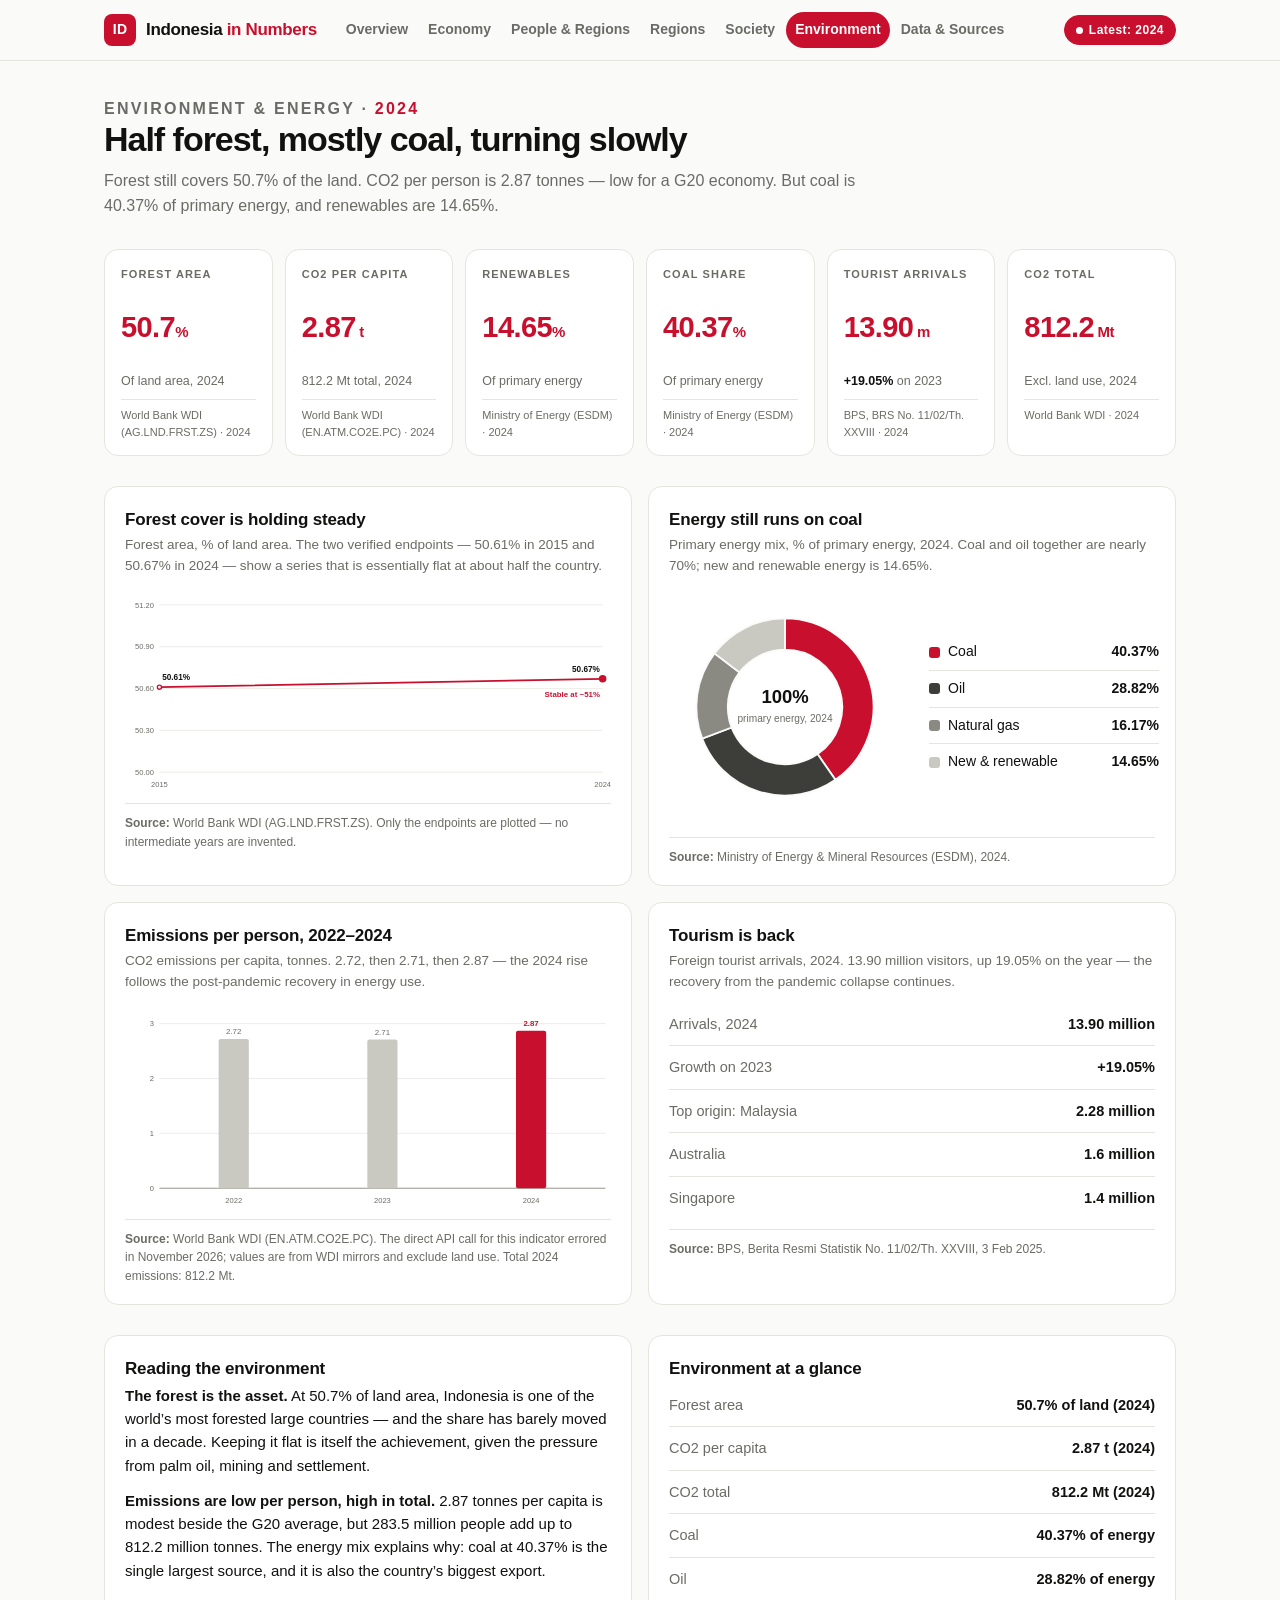
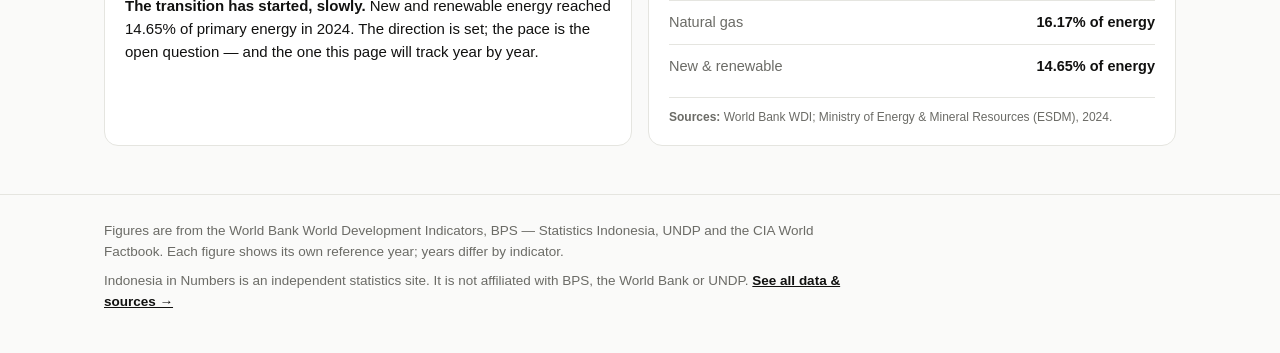
<file: app/environment.html>
<!DOCTYPE html>
<html lang="en">
<head>
<meta charset="utf-8">
<meta name="viewport" content="width=device-width, initial-scale=1">
<title>Environment — Indonesia in Numbers</title>
<meta name="description" content="Indonesia's environment: forest cover, CO2 emissions, energy mix and tourism.">
<link rel="icon" href="favicon.svg" type="image/svg+xml">
<link rel="stylesheet" href="styles.css">
<script src="data.js" defer></script>
<script src="charts.js" defer></script>
</head>
<body>
<header class="topbar">
  <div class="topbar-inner">
    <a class="brand" href="index.html"><span class="brand-mark">ID</span><span class="brand-name">Indonesia <span>in Numbers</span></span></a>
    <button class="menu-btn" id="menu-btn" aria-expanded="false" aria-controls="main-nav" aria-label="Open menu">
      <svg viewBox="0 0 20 20" fill="none" stroke="#111110" stroke-width="2" stroke-linecap="round"><line x1="3" y1="5" x2="17" y2="5"/><line x1="3" y1="10" x2="17" y2="10"/><line x1="3" y1="15" x2="17" y2="15"/></svg>
    </button>
    <nav class="nav" id="main-nav" aria-label="Sections">
      <a href="index.html">Overview</a>
      <a href="economy.html">Economy</a>
      <a href="people.html">People &amp; Regions</a>
      <a href="regions.html">Regions</a>
      <a href="society.html">Society</a>
      <a href="environment.html" class="active" aria-current="page">Environment</a>
      <a href="data.html">Data &amp; Sources</a>
    </nav>
    <div class="topbar-right">
      <span class="pill red"><span class="dot"></span>Latest: 2024</span>
      <span class="pill hide-phone">Data as of Nov 2026</span>
    </div>
  </div>
</header>

<main class="wrap">
  <section class="page-head">
    <p class="eyebrow">Environment &amp; Energy · <b>2024</b></p>
    <h1>Half forest, mostly coal, turning slowly</h1>
    <p>Forest still covers 50.7% of the land. CO2 per person is 2.87 tonnes — low for a G20 economy. But coal is 40.37% of primary energy, and renewables are 14.65%.</p>
  </section>

  <section class="kpis" aria-label="Environment indicators">
    <div class="kpi"><p class="k-label">Forest area</p><p class="k-value">50.7<small>%</small></p><p class="k-sub">Of land area, 2024</p><p class="k-src">World Bank WDI (AG.LND.FRST.ZS) · 2024</p></div>
    <div class="kpi"><p class="k-label">CO2 per capita</p><p class="k-value">2.87<small> t</small></p><p class="k-sub">812.2 Mt total, 2024</p><p class="k-src">World Bank WDI (EN.ATM.CO2E.PC) · 2024</p></div>
    <div class="kpi"><p class="k-label">Renewables</p><p class="k-value">14.65<small>%</small></p><p class="k-sub">Of primary energy</p><p class="k-src">Ministry of Energy (ESDM) · 2024</p></div>
    <div class="kpi"><p class="k-label">Coal share</p><p class="k-value">40.37<small>%</small></p><p class="k-sub">Of primary energy</p><p class="k-src">Ministry of Energy (ESDM) · 2024</p></div>
    <div class="kpi"><p class="k-label">Tourist arrivals</p><p class="k-value">13.90<small> m</small></p><p class="k-sub"><b>+19.05%</b> on 2023</p><p class="k-src">BPS, BRS No. 11/02/Th. XXVIII · 2024</p></div>
    <div class="kpi"><p class="k-label">CO2 total</p><p class="k-value">812.2<small> Mt</small></p><p class="k-sub">Excl. land use, 2024</p><p class="k-src">World Bank WDI · 2024</p></div>
  </section>

  <section class="section">
    <div class="grid-2">
      <div class="card">
        <h3>Forest cover is holding steady</h3>
        <p class="card-sub">Forest area, % of land area. The two verified endpoints — 50.61% in 2015 and 50.67% in 2024 — show a series that is essentially flat at about half the country.</p>
        <div class="chart" id="chart-forest"></div>
        <p class="source"><b>Source:</b> World Bank WDI (AG.LND.FRST.ZS). Only the endpoints are plotted — no intermediate years are invented.</p>
      </div>
      <div class="card">
        <h3>Energy still runs on coal</h3>
        <p class="card-sub">Primary energy mix, % of primary energy, 2024. Coal and oil together are nearly 70%; new and renewable energy is 14.65%.</p>
        <div class="chart" id="chart-energy"></div>
        <p class="source"><b>Source:</b> Ministry of Energy &amp; Mineral Resources (ESDM), 2024.</p>
      </div>
      <div class="card">
        <h3>Emissions per person, 2022–2024</h3>
        <p class="card-sub">CO2 emissions per capita, tonnes. 2.72, then 2.71, then 2.87 — the 2024 rise follows the post-pandemic recovery in energy use.</p>
        <div class="chart" id="chart-co2"></div>
        <p class="source"><b>Source:</b> World Bank WDI (EN.ATM.CO2E.PC). The direct API call for this indicator errored in November 2026; values are from WDI mirrors and exclude land use. Total 2024 emissions: 812.2 Mt.</p>
      </div>
      <div class="card">
        <h3>Tourism is back</h3>
        <p class="card-sub">Foreign tourist arrivals, 2024. 13.90 million visitors, up 19.05% on the year — the recovery from the pandemic collapse continues.</p>
        <ul class="facts">
          <li><span class="f-k">Arrivals, 2024</span><span class="f-v">13.90 million</span></li>
          <li><span class="f-k">Growth on 2023</span><span class="f-v">+19.05%</span></li>
          <li><span class="f-k">Top origin: Malaysia</span><span class="f-v">2.28 million</span></li>
          <li><span class="f-k">Australia</span><span class="f-v">1.6 million</span></li>
          <li><span class="f-k">Singapore</span><span class="f-v">1.4 million</span></li>
        </ul>
        <p class="source"><b>Source:</b> BPS, Berita Resmi Statistik No. 11/02/Th. XXVIII, 3 Feb 2025.</p>
      </div>
    </div>
  </section>

  <section class="section">
    <div class="grid-2">
      <div class="card prose">
        <h3>Reading the environment</h3>
        <p><b>The forest is the asset.</b> At 50.7% of land area, Indonesia is one of the world&rsquo;s most forested large countries — and the share has barely moved in a decade. Keeping it flat is itself the achievement, given the pressure from palm oil, mining and settlement.</p>
        <p><b>Emissions are low per person, high in total.</b> 2.87 tonnes per capita is modest beside the G20 average, but 283.5 million people add up to 812.2 million tonnes. The energy mix explains why: coal at 40.37% is the single largest source, and it is also the country&rsquo;s biggest export.</p>
        <p><b>The transition has started, slowly.</b> New and renewable energy reached 14.65% of primary energy in 2024. The direction is set; the pace is the open question — and the one this page will track year by year.</p>
      </div>
      <div class="card">
        <h3>Environment at a glance</h3>
        <ul class="facts">
          <li><span class="f-k">Forest area</span><span class="f-v">50.7% of land (2024)</span></li>
          <li><span class="f-k">CO2 per capita</span><span class="f-v">2.87 t (2024)</span></li>
          <li><span class="f-k">CO2 total</span><span class="f-v">812.2 Mt (2024)</span></li>
          <li><span class="f-k">Coal</span><span class="f-v">40.37% of energy</span></li>
          <li><span class="f-k">Oil</span><span class="f-v">28.82% of energy</span></li>
          <li><span class="f-k">Natural gas</span><span class="f-v">16.17% of energy</span></li>
          <li><span class="f-k">New &amp; renewable</span><span class="f-v">14.65% of energy</span></li>
        </ul>
        <p class="source"><b>Sources:</b> World Bank WDI; Ministry of Energy &amp; Mineral Resources (ESDM), 2024.</p>
      </div>
    </div>
  </section>
</main>

<footer>
  <div class="wrap">
    <p>Figures are from the World Bank World Development Indicators, BPS — Statistics Indonesia, UNDP and the CIA World Factbook. Each figure shows its own reference year; years differ by indicator.</p>
    <p>Indonesia in Numbers is an independent statistics site. It is not affiliated with BPS, the World Bank or UNDP. <a href="data.html">See all data &amp; sources &rarr;</a></p>
  </div>
</footer>

<script>
window.addEventListener('DOMContentLoaded', function () {
  CH.initMenu();
  var D = INDATA;
  CH.render('chart-forest', CH.lineChart({
    labels: D.forestEndpoints.years.map(function (y) { return String(y); }),
    values: D.forestEndpoints.values, decimals: 2, unitSuffix: '%',
    ymin: 50, ymax: 51.2,
    aria: 'Line chart: forest area was 50.61 percent of land in 2015 and 50.67 in 2024 — essentially flat',
    annotate: [{ index: 1, text: 'Stable at ~51%' }]
  }));
  CH.render('chart-energy', CH.donutChart({
    segments: D.energy.rows.map(function (r) { return { name: r.name, value: r.value, decimals: 2 }; }),
    unitSuffix: '%', centerTop: '100%', centerBottom: 'primary energy, 2024',
    aria: 'Donut chart: primary energy mix 2024 — coal 40.37 percent, oil 28.82, natural gas 16.17, new and renewable 14.65'
  }));
  CH.render('chart-co2', CH.barChart({
    labels: D.co2PerCapita.years.map(function (y) { return String(y); }),
    values: D.co2PerCapita.values, decimals: 2, highlightIndex: 2,
    ymax: 3, ticks: [0, 1, 2, 3], tickDecimals: 0,
    aria: 'Bar chart: CO2 per capita 2.72 tonnes in 2022, 2.71 in 2023, 2.87 in 2024'
  }));
});
</script>
</body>
</html>
</file>
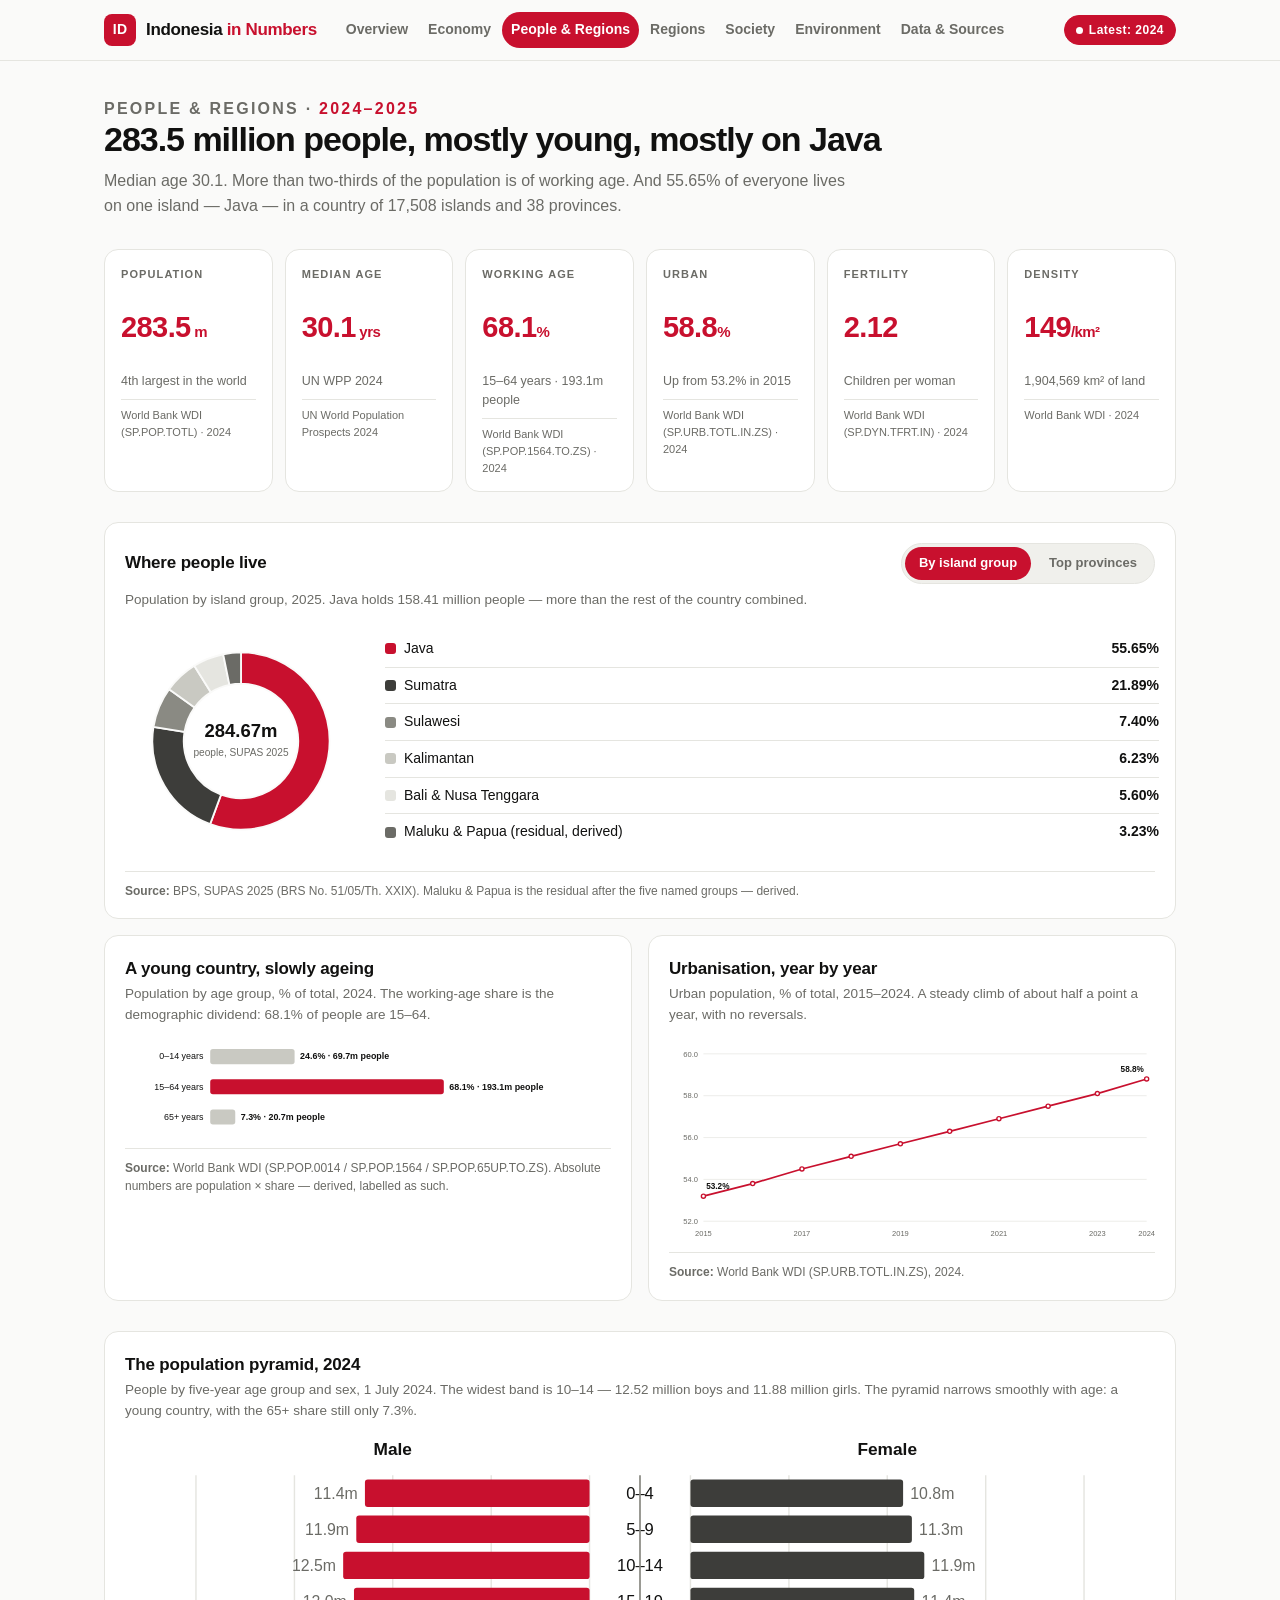
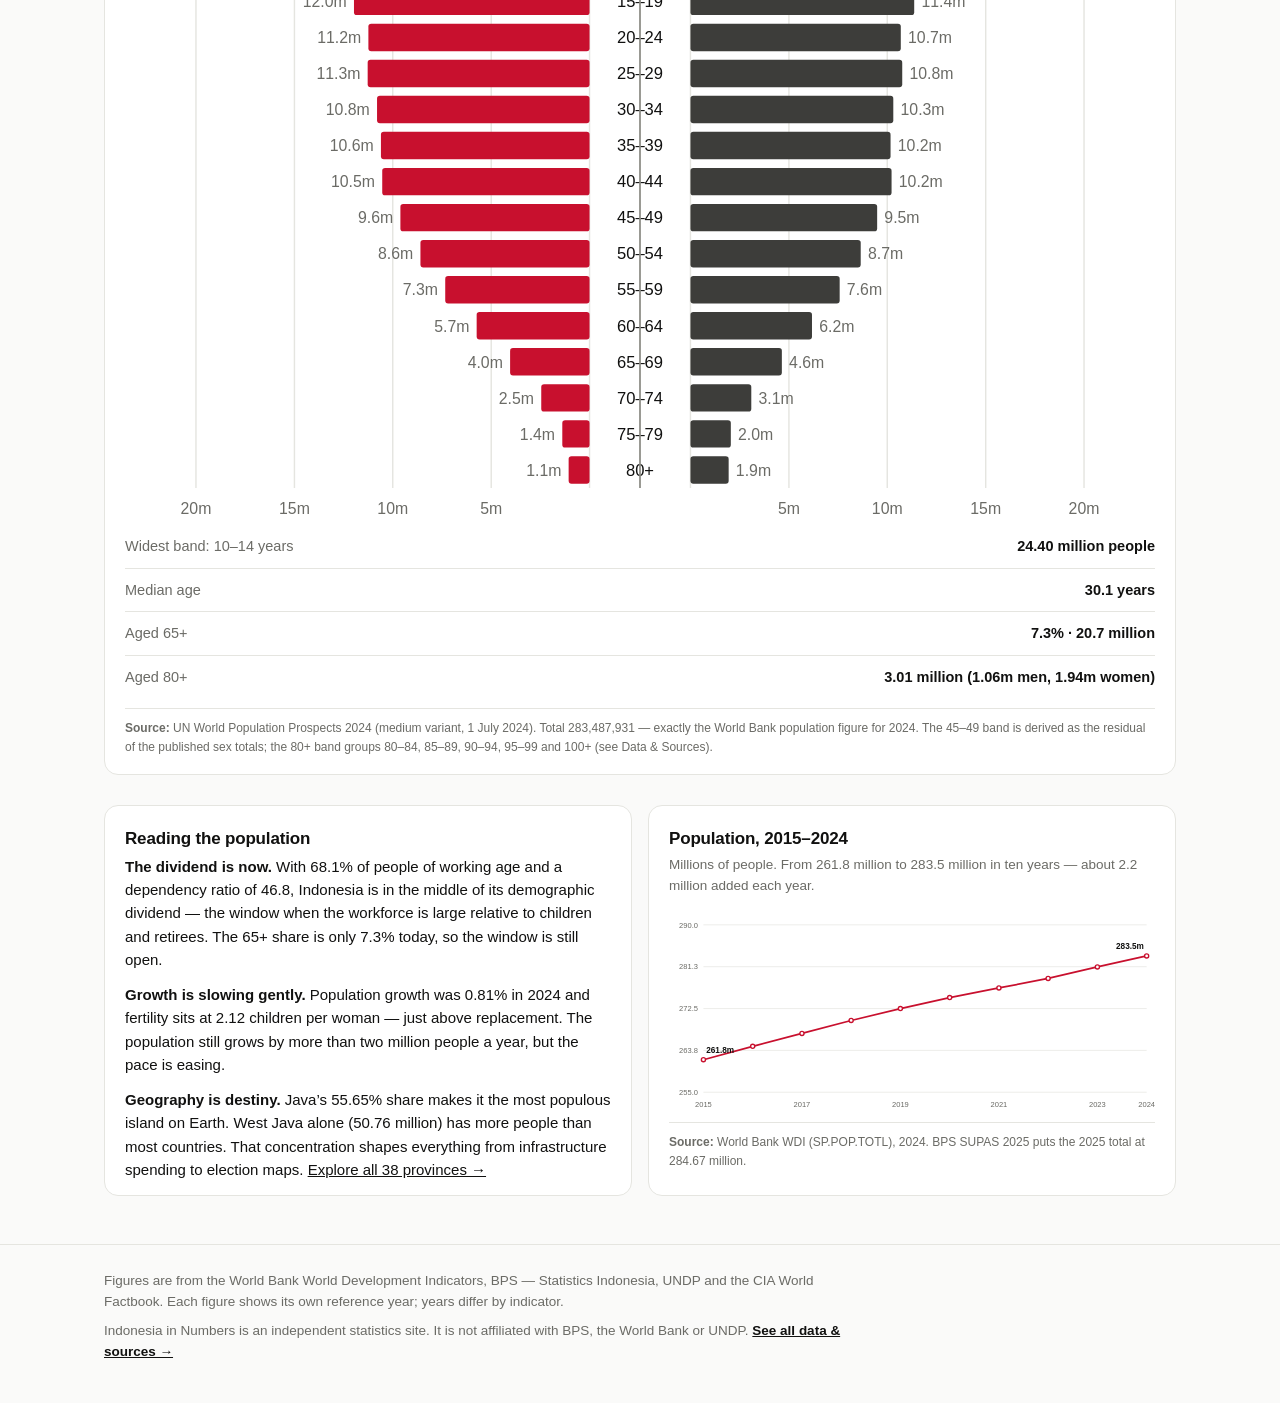
<file: app/people.html>
<!DOCTYPE html>
<html lang="en">
<head>
<meta charset="utf-8">
<meta name="viewport" content="width=device-width, initial-scale=1">
<title>People &amp; Regions — Indonesia in Numbers</title>
<meta name="description" content="Indonesia's people: population, age structure, urbanisation, islands and provinces.">
<link rel="icon" href="favicon.svg" type="image/svg+xml">
<link rel="stylesheet" href="styles.css">
<script src="data.js" defer></script>
<script src="charts.js" defer></script>
</head>
<body>
<header class="topbar">
  <div class="topbar-inner">
    <a class="brand" href="index.html"><span class="brand-mark">ID</span><span class="brand-name">Indonesia <span>in Numbers</span></span></a>
    <button class="menu-btn" id="menu-btn" aria-expanded="false" aria-controls="main-nav" aria-label="Open menu">
      <svg viewBox="0 0 20 20" fill="none" stroke="#111110" stroke-width="2" stroke-linecap="round"><line x1="3" y1="5" x2="17" y2="5"/><line x1="3" y1="10" x2="17" y2="10"/><line x1="3" y1="15" x2="17" y2="15"/></svg>
    </button>
    <nav class="nav" id="main-nav" aria-label="Sections">
      <a href="index.html">Overview</a>
      <a href="economy.html">Economy</a>
      <a href="people.html" class="active" aria-current="page">People &amp; Regions</a>
      <a href="regions.html">Regions</a>
      <a href="society.html">Society</a>
      <a href="environment.html">Environment</a>
      <a href="data.html">Data &amp; Sources</a>
    </nav>
    <div class="topbar-right">
      <span class="pill red"><span class="dot"></span>Latest: 2024</span>
      <span class="pill hide-phone">Data as of Nov 2026</span>
    </div>
  </div>
</header>

<main class="wrap">
  <section class="page-head">
    <p class="eyebrow">People &amp; Regions · <b>2024–2025</b></p>
    <h1>283.5 million people, mostly young, mostly on Java</h1>
    <p>Median age 30.1. More than two-thirds of the population is of working age. And 55.65% of everyone lives on one island — Java — in a country of 17,508 islands and 38 provinces.</p>
  </section>

  <section class="kpis" aria-label="People indicators">
    <div class="kpi"><p class="k-label">Population</p><p class="k-value">283.5<small> m</small></p><p class="k-sub">4th largest in the world</p><p class="k-src">World Bank WDI (SP.POP.TOTL) · 2024</p></div>
    <div class="kpi"><p class="k-label">Median age</p><p class="k-value">30.1<small> yrs</small></p><p class="k-sub">UN WPP 2024</p><p class="k-src">UN World Population Prospects 2024</p></div>
    <div class="kpi"><p class="k-label">Working age</p><p class="k-value">68.1<small>%</small></p><p class="k-sub">15–64 years · 193.1m people</p><p class="k-src">World Bank WDI (SP.POP.1564.TO.ZS) · 2024</p></div>
    <div class="kpi"><p class="k-label">Urban</p><p class="k-value">58.8<small>%</small></p><p class="k-sub">Up from 53.2% in 2015</p><p class="k-src">World Bank WDI (SP.URB.TOTL.IN.ZS) · 2024</p></div>
    <div class="kpi"><p class="k-label">Fertility</p><p class="k-value">2.12</p><p class="k-sub">Children per woman</p><p class="k-src">World Bank WDI (SP.DYN.TFRT.IN) · 2024</p></div>
    <div class="kpi"><p class="k-label">Density</p><p class="k-value">149<small>/km&sup2;</small></p><p class="k-sub">1,904,569 km&sup2; of land</p><p class="k-src">World Bank WDI · 2024</p></div>
  </section>

  <section class="section">
    <div class="grid-2">
      <div class="card wide">
        <div class="card-tools">
          <h3>Where people live</h3>
          <div class="seg" role="group" aria-label="Regional view">
            <button type="button" id="view-islands" aria-pressed="true">By island group</button>
            <button type="button" id="view-provinces" aria-pressed="false">Top provinces</button>
          </div>
        </div>
        <p class="card-sub" id="region-sub">Population by island group, 2025. Java holds 158.41 million people — more than the rest of the country combined.</p>
        <div class="chart" id="chart-region"></div>
        <p class="source" id="region-source"><b>Source:</b> BPS, SUPAS 2025 (BRS No. 51/05/Th. XXIX). Maluku &amp; Papua is the residual after the five named groups — derived.</p>
      </div>
      <div class="card">
        <h3>A young country, slowly ageing</h3>
        <p class="card-sub">Population by age group, % of total, 2024. The working-age share is the demographic dividend: 68.1% of people are 15–64.</p>
        <div class="chart" id="chart-age"></div>
        <p class="source"><b>Source:</b> World Bank WDI (SP.POP.0014 / SP.POP.1564 / SP.POP.65UP.TO.ZS). Absolute numbers are population &times; share — derived, labelled as such.</p>
      </div>
      <div class="card">
        <h3>Urbanisation, year by year</h3>
        <p class="card-sub">Urban population, % of total, 2015–2024. A steady climb of about half a point a year, with no reversals.</p>
        <div class="chart" id="chart-urban"></div>
        <p class="source"><b>Source:</b> World Bank WDI (SP.URB.TOTL.IN.ZS), 2024.</p>
      </div>
    </div>
  </section>

  <section class="section">
    <div class="card wide">
      <h3>The population pyramid, 2024</h3>
      <p class="card-sub">People by five-year age group and sex, 1 July 2024. The widest band is 10–14 — 12.52 million boys and 11.88 million girls. The pyramid narrows smoothly with age: a young country, with the 65+ share still only 7.3%.</p>
      <div class="chart" id="chart-pyramid"></div>
      <ul class="facts">
        <li><span class="f-k">Widest band: 10–14 years</span><span class="f-v">24.40 million people</span></li>
        <li><span class="f-k">Median age</span><span class="f-v">30.1 years</span></li>
        <li><span class="f-k">Aged 65+</span><span class="f-v">7.3% · 20.7 million</span></li>
        <li><span class="f-k">Aged 80+</span><span class="f-v">3.01 million (1.06m men, 1.94m women)</span></li>
      </ul>
      <p class="source"><b>Source:</b> UN World Population Prospects 2024 (medium variant, 1 July 2024). Total 283,487,931 — exactly the World Bank population figure for 2024. The 45–49 band is derived as the residual of the published sex totals; the 80+ band groups 80–84, 85–89, 90–94, 95–99 and 100+ (see Data &amp; Sources).</p>
    </div>
  </section>

  <section class="section">
    <div class="grid-2">
      <div class="card prose">
        <h3>Reading the population</h3>
        <p><b>The dividend is now.</b> With 68.1% of people of working age and a dependency ratio of 46.8, Indonesia is in the middle of its demographic dividend — the window when the workforce is large relative to children and retirees. The 65+ share is only 7.3% today, so the window is still open.</p>
        <p><b>Growth is slowing gently.</b> Population growth was 0.81% in 2024 and fertility sits at 2.12 children per woman — just above replacement. The population still grows by more than two million people a year, but the pace is easing.</p>
        <p><b>Geography is destiny.</b> Java&rsquo;s 55.65% share makes it the most populous island on Earth. West Java alone (50.76 million) has more people than most countries. That concentration shapes everything from infrastructure spending to election maps. <a href="regions.html">Explore all 38 provinces &rarr;</a></p>
      </div>
      <div class="card">
        <h3>Population, 2015–2024</h3>
        <p class="card-sub">Millions of people. From 261.8 million to 283.5 million in ten years — about 2.2 million added each year.</p>
        <div class="chart" id="chart-population"></div>
        <p class="source"><b>Source:</b> World Bank WDI (SP.POP.TOTL), 2024. BPS SUPAS 2025 puts the 2025 total at 284.67 million.</p>
      </div>
    </div>
  </section>
</main>

<footer>
  <div class="wrap">
    <p>Figures are from the World Bank World Development Indicators, BPS — Statistics Indonesia, UNDP and the CIA World Factbook. Each figure shows its own reference year; years differ by indicator.</p>
    <p>Indonesia in Numbers is an independent statistics site. It is not affiliated with BPS, the World Bank or UNDP. <a href="data.html">See all data &amp; sources &rarr;</a></p>
  </div>
</footer>

<script>
window.addEventListener('DOMContentLoaded', function () {
  CH.initMenu();
  var D = INDATA;
  CH.render('chart-age', CH.hbarChart({
    rows: D.ageGroups.rows.map(function (r, i) { return { name: r.name, value: r.share, highlight: i === 1, extra: '· ' + r.millions.toFixed(1) + 'm people' }; }),
    decimals: 1, unitSuffix: '%', labelWidth: 130,
    aria: 'Horizontal bars: age groups 2024 — 0 to 14 years 24.6 percent, 15 to 64 years 68.1, 65 plus 7.3'
  }));
  CH.render('chart-urban', CH.lineChart({
    labels: D.years, values: D.series.urban.values, decimals: 1, unitSuffix: '%', ymin: 52, ymax: 60,
    aria: 'Line chart: urban population rose from 53.2 percent in 2015 to 58.8 in 2024'
  }));
  CH.render('chart-population', CH.lineChart({
    labels: D.years, values: D.series.population.values, decimals: 1, unitSuffix: 'm', ymin: 255, ymax: 290,
    aria: 'Line chart: population rose from 261.8 million in 2015 to 283.5 million in 2024'
  }));
  CH.render('chart-pyramid', CH.pyramidChart({
    bands: D.pyramid.bands,
    aria: 'Population pyramid 2024: male on the left, female on the right, by five-year age group. Widest band 10 to 14 years, 12.5 million men and 11.9 million women'
  }));
  var bI = document.getElementById('view-islands');
  var bP = document.getElementById('view-provinces');
  var sub = document.getElementById('region-sub');
  var src = document.getElementById('region-source');
  function drawIslands() {
    CH.render('chart-region', CH.donutChart({
      segments: D.islands.rows.map(function (r) { return { name: r.name, value: r.share, decimals: 2 }; }),
      unitSuffix: '%', centerTop: '284.67m', centerBottom: 'people, SUPAS 2025',
      aria: 'Donut chart: population by island group 2025 — Java 55.65 percent, Sumatra 21.89, Sulawesi 7.40, Kalimantan 6.23, Bali and Nusa Tenggara 5.60, Maluku and Papua 3.23'
    }));
    sub.textContent = 'Population by island group, 2025. Java holds 158.41 million people — more than the rest of the country combined.';
    src.innerHTML = '<b>Source:</b> BPS, SUPAS 2025 (BRS No. 51/05/Th. XXIX). Maluku &amp; Papua is the residual after the five named groups — derived.';
  }
  function drawProvinces() {
    var top = D.provinces.rows.slice(0, 5);
    CH.render('chart-region', CH.hbarChart({
      rows: top.map(function (r, i) { return { name: r.name, value: r.pop / 1e6, highlight: i === 0 }; }),
      decimals: 2, unitSuffix: 'm', labelWidth: 150,
      aria: 'Horizontal bars: largest provinces, mid-2025 estimates — West Java 50.76 million, East Java 42.09, Central Java 38.23, North Sumatra 15.79, Banten 12.54'
    }));
    sub.textContent = 'Largest provinces by population, mid-2025 estimates. The top three — all on Java — hold 131.08 million people between them.';
    src.innerHTML = '<b>Source:</b> BPS, mid-year estimates 2025. <a href="regions.html">Explore all 38 provinces &rarr;</a>';
  }
  function setView(which) {
    bI.setAttribute('aria-pressed', which === 'islands' ? 'true' : 'false');
    bP.setAttribute('aria-pressed', which === 'provinces' ? 'true' : 'false');
    if (which === 'islands') drawIslands(); else drawProvinces();
  }
  bI.addEventListener('click', function () { setView('islands'); });
  bP.addEventListener('click', function () { setView('provinces'); });
  drawIslands();
});
</script>
</body>
</html>
</file>
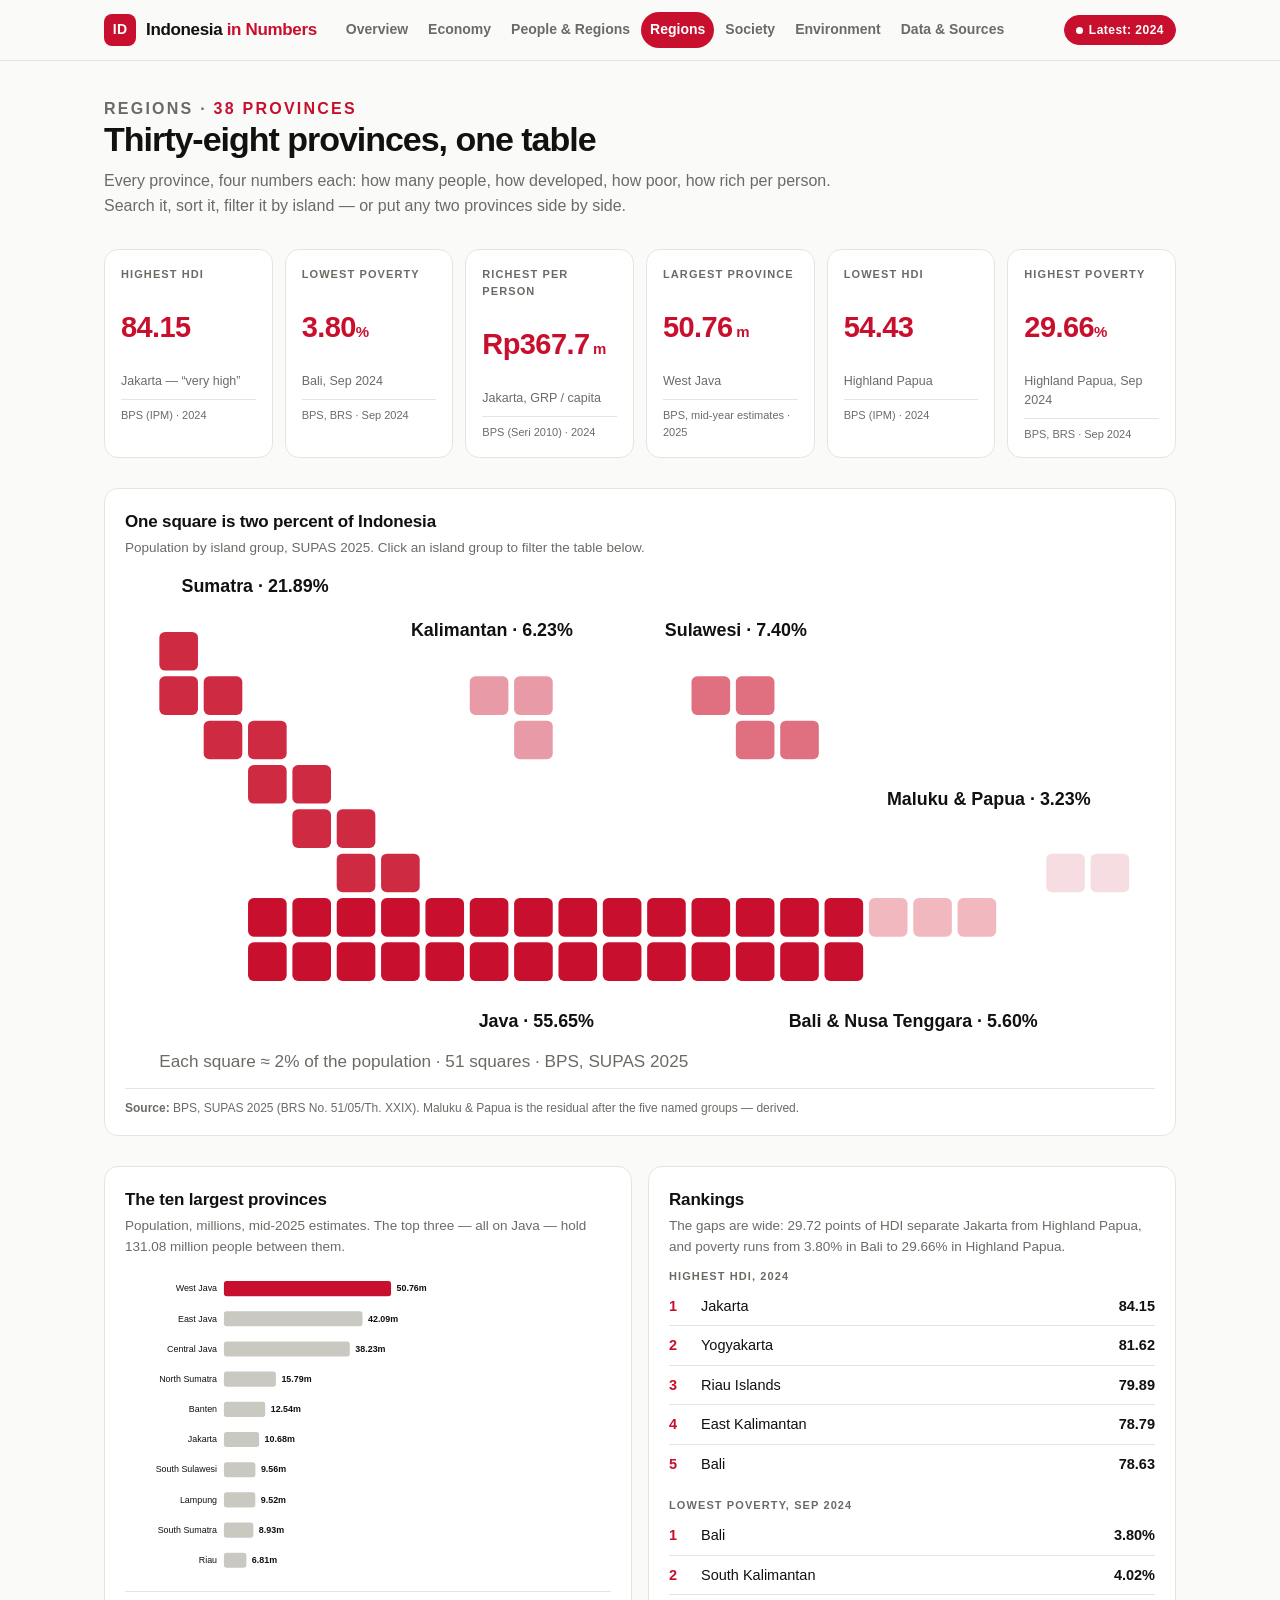
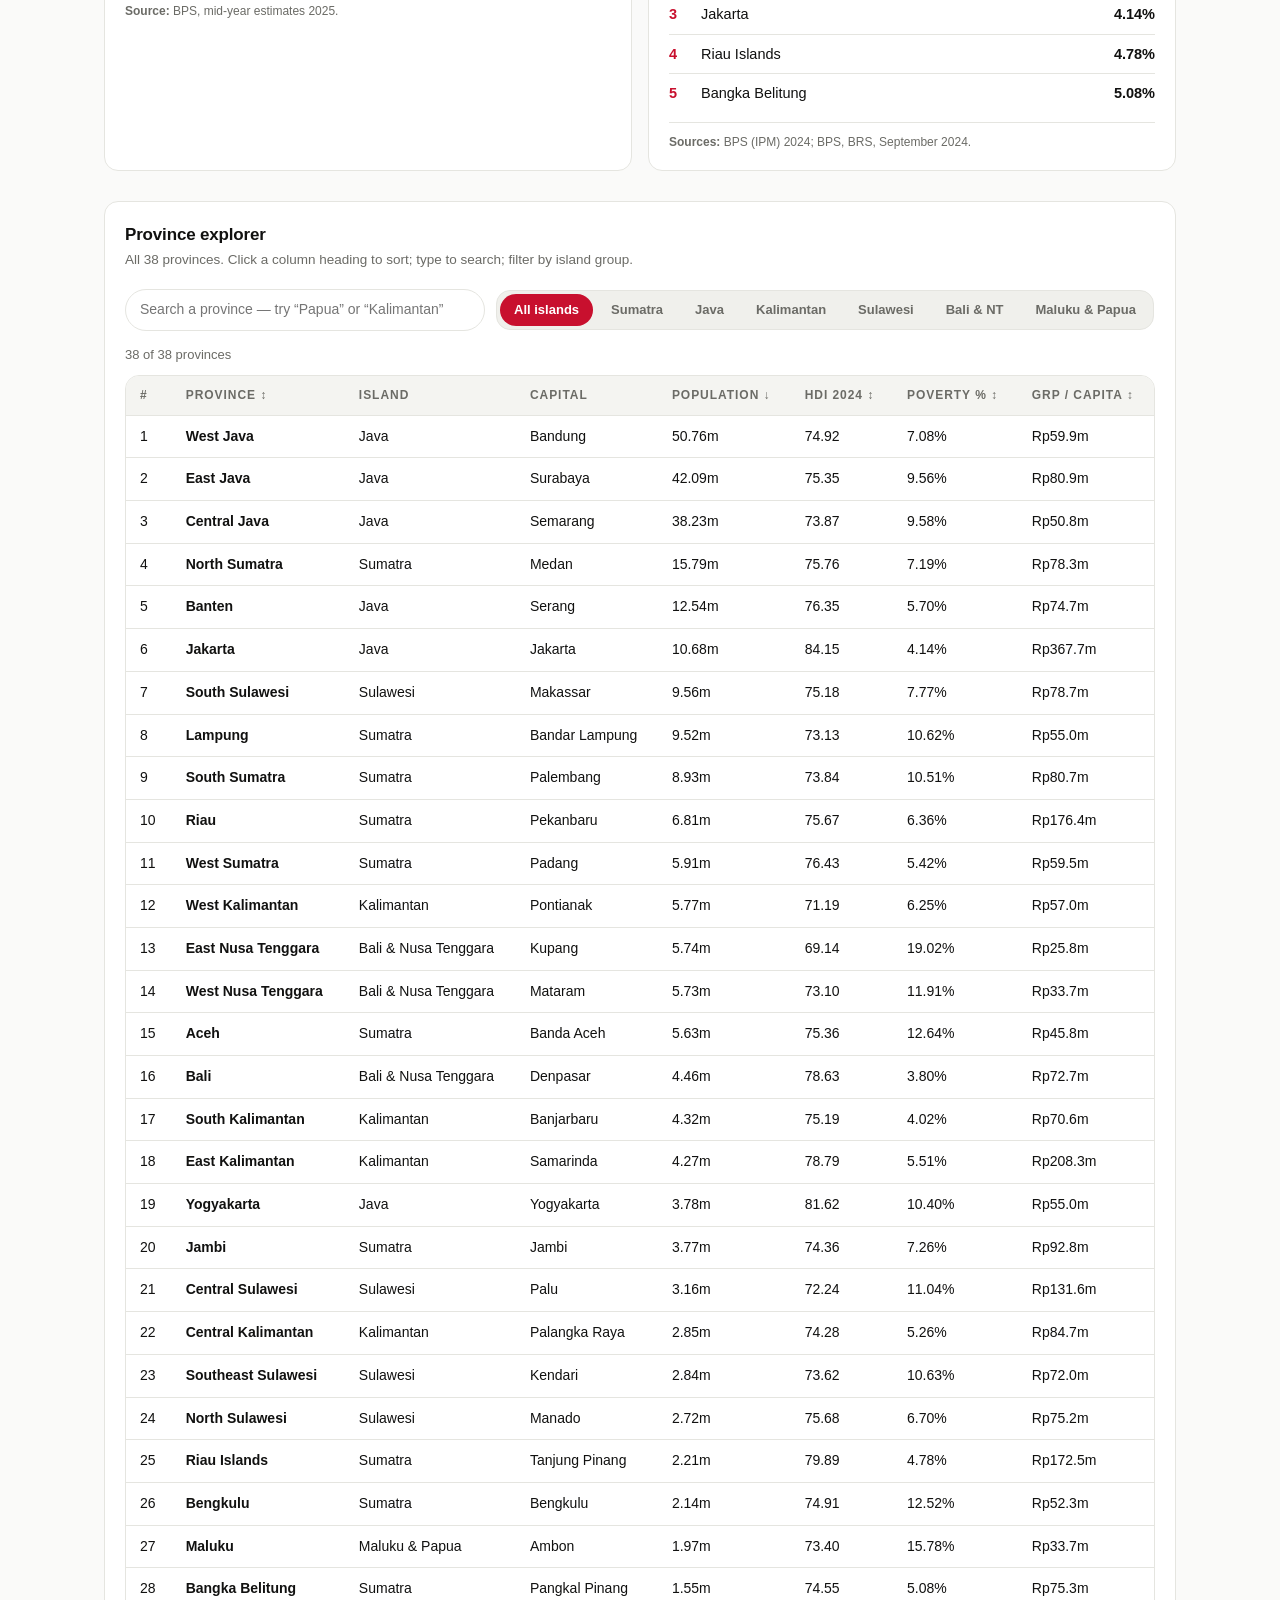
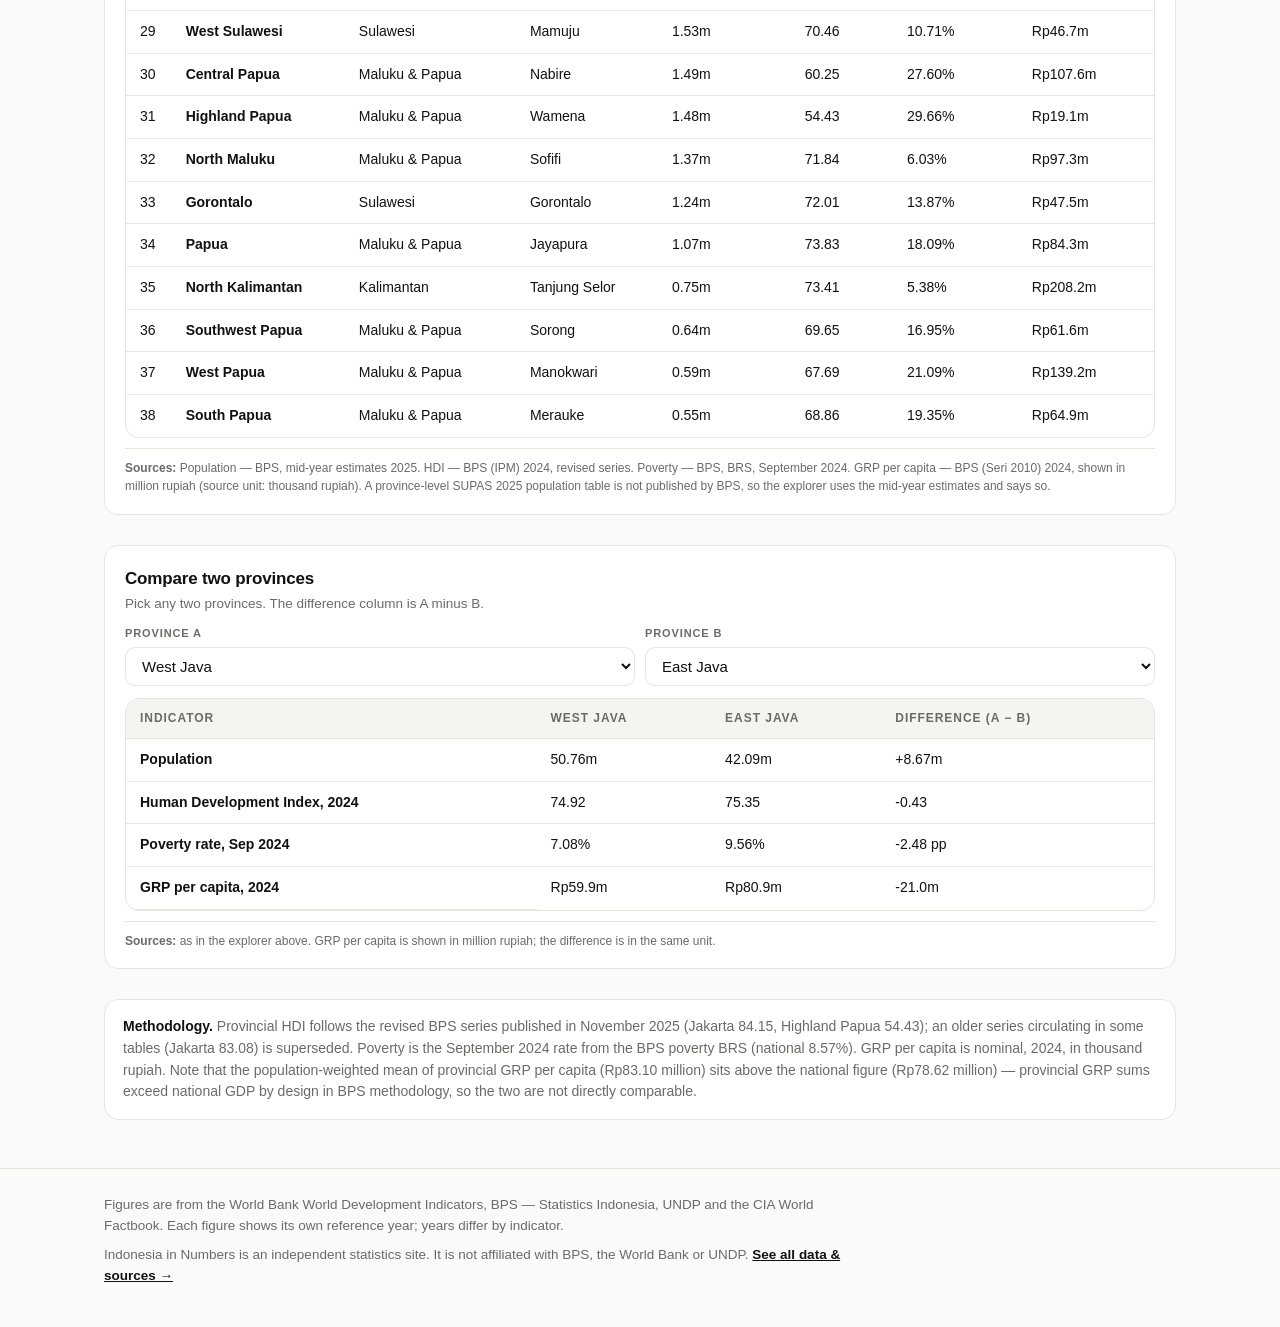
<file: app/regions.html>
<!DOCTYPE html>
<html lang="en">
<head>
<meta charset="utf-8">
<meta name="viewport" content="width=device-width, initial-scale=1">
<title>Regions — Indonesia in Numbers</title>
<meta name="description" content="All 38 provinces of Indonesia: population, Human Development Index, poverty and GRP per capita — searchable, sortable, comparable.">
<link rel="icon" href="favicon.svg" type="image/svg+xml">
<link rel="stylesheet" href="styles.css">
<script src="data.js" defer></script>
<script src="charts.js" defer></script>
</head>
<body>
<header class="topbar">
  <div class="topbar-inner">
    <a class="brand" href="index.html"><span class="brand-mark">ID</span><span class="brand-name">Indonesia <span>in Numbers</span></span></a>
    <button class="menu-btn" id="menu-btn" aria-expanded="false" aria-controls="main-nav" aria-label="Open menu">
      <svg viewBox="0 0 20 20" fill="none" stroke="#111110" stroke-width="2" stroke-linecap="round"><line x1="3" y1="5" x2="17" y2="5"/><line x1="3" y1="10" x2="17" y2="10"/><line x1="3" y1="15" x2="17" y2="15"/></svg>
    </button>
    <nav class="nav" id="main-nav" aria-label="Sections">
      <a href="index.html">Overview</a>
      <a href="economy.html">Economy</a>
      <a href="people.html">People &amp; Regions</a>
      <a href="regions.html" class="active" aria-current="page">Regions</a>
      <a href="society.html">Society</a>
      <a href="environment.html">Environment</a>
      <a href="data.html">Data &amp; Sources</a>
    </nav>
    <div class="topbar-right">
      <span class="pill red"><span class="dot"></span>Latest: 2024</span>
      <span class="pill hide-phone">Data as of Nov 2026</span>
    </div>
  </div>
</header>

<main class="wrap">
  <section class="page-head">
    <p class="eyebrow">Regions · <b>38 Provinces</b></p>
    <h1>Thirty-eight provinces, one table</h1>
    <p>Every province, four numbers each: how many people, how developed, how poor, how rich per person. Search it, sort it, filter it by island — or put any two provinces side by side.</p>
  </section>

  <section class="kpis" aria-label="Regional extremes">
    <div class="kpi"><p class="k-label">Highest HDI</p><p class="k-value">84.15</p><p class="k-sub">Jakarta — “very high”</p><p class="k-src">BPS (IPM) · 2024</p></div>
    <div class="kpi"><p class="k-label">Lowest poverty</p><p class="k-value">3.80<small>%</small></p><p class="k-sub">Bali, Sep 2024</p><p class="k-src">BPS, BRS · Sep 2024</p></div>
    <div class="kpi"><p class="k-label">Richest per person</p><p class="k-value">Rp367.7<small> m</small></p><p class="k-sub">Jakarta, GRP / capita</p><p class="k-src">BPS (Seri 2010) · 2024</p></div>
    <div class="kpi"><p class="k-label">Largest province</p><p class="k-value">50.76<small> m</small></p><p class="k-sub">West Java</p><p class="k-src">BPS, mid-year estimates · 2025</p></div>
    <div class="kpi"><p class="k-label">Lowest HDI</p><p class="k-value">54.43</p><p class="k-sub">Highland Papua</p><p class="k-src">BPS (IPM) · 2024</p></div>
    <div class="kpi"><p class="k-label">Highest poverty</p><p class="k-value">29.66<small>%</small></p><p class="k-sub">Highland Papua, Sep 2024</p><p class="k-src">BPS, BRS · Sep 2024</p></div>
  </section>

  <section class="section">
    <div class="card tilemap-card">
      <h3>One square is two percent of Indonesia</h3>
      <p class="card-sub">Population by island group, SUPAS 2025. Click an island group to filter the table below.</p>
      <div id="tilemap-regions"></div>
      <p class="source"><b>Source:</b> BPS, SUPAS 2025 (BRS No. 51/05/Th. XXIX). Maluku &amp; Papua is the residual after the five named groups — derived.</p>
    </div>
  </section>

  <section class="section">
    <div class="grid-2">
      <div class="card">
        <h3>The ten largest provinces</h3>
        <p class="card-sub">Population, millions, mid-2025 estimates. The top three — all on Java — hold 131.08 million people between them.</p>
        <div class="chart" id="chart-top10"></div>
        <p class="source"><b>Source:</b> BPS, mid-year estimates 2025.</p>
      </div>
      <div class="card">
        <h3>Rankings</h3>
        <p class="card-sub">The gaps are wide: 29.72 points of HDI separate Jakarta from Highland Papua, and poverty runs from 3.80% in Bali to 29.66% in Highland Papua.</p>
        <p class="m-label" style="font-size:11px;font-weight:700;letter-spacing:0.1em;text-transform:uppercase;color:var(--muted);margin:0 0 2px">Highest HDI, 2024</p>
        <ol class="rank-list" id="rank-hdi"></ol>
        <p class="m-label" style="font-size:11px;font-weight:700;letter-spacing:0.1em;text-transform:uppercase;color:var(--muted);margin:14px 0 2px">Lowest poverty, Sep 2024</p>
        <ol class="rank-list" id="rank-poverty"></ol>
        <p class="source"><b>Sources:</b> BPS (IPM) 2024; BPS, BRS, September 2024.</p>
      </div>
    </div>
  </section>

  <section class="section">
    <div class="card">
      <h3>Province explorer</h3>
      <p class="card-sub">All 38 provinces. Click a column heading to sort; type to search; filter by island group.</p>
      <div class="filter-row">
        <input type="search" id="explorer-search" placeholder="Search a province — try “Papua” or “Kalimantan”" aria-label="Search provinces">
        <div class="seg wrap" role="group" aria-label="Filter by island" id="island-buttons">
          <button type="button" data-island="All" aria-pressed="true">All islands</button>
          <button type="button" data-island="Sumatra" aria-pressed="false">Sumatra</button>
          <button type="button" data-island="Java" aria-pressed="false">Java</button>
          <button type="button" data-island="Kalimantan" aria-pressed="false">Kalimantan</button>
          <button type="button" data-island="Sulawesi" aria-pressed="false">Sulawesi</button>
          <button type="button" data-island="Bali &amp; Nusa Tenggara" aria-pressed="false">Bali &amp; NT</button>
          <button type="button" data-island="Maluku &amp; Papua" aria-pressed="false">Maluku &amp; Papua</button>
        </div>
      </div>
      <p class="result-count" id="explorer-count" aria-live="polite"></p>
      <div class="table-scroll">
        <table class="data" id="explorer-table">
          <thead>
            <tr>
              <th scope="col">#</th>
              <th class="sortable" data-sort="name" scope="col">Province ↕</th>
              <th scope="col">Island</th>
              <th scope="col">Capital</th>
              <th class="sortable" data-sort="pop" scope="col">Population ↕</th>
              <th class="sortable" data-sort="hdi" scope="col">HDI 2024 ↕</th>
              <th class="sortable" data-sort="poverty" scope="col">Poverty % ↕</th>
              <th class="sortable" data-sort="gdppc" scope="col">GRP / capita ↕</th>
            </tr>
          </thead>
          <tbody id="explorer-body"></tbody>
        </table>
      </div>
      <p class="source"><b>Sources:</b> Population — BPS, mid-year estimates 2025. HDI — BPS (IPM) 2024, revised series. Poverty — BPS, BRS, September 2024. GRP per capita — BPS (Seri 2010) 2024, shown in million rupiah (source unit: thousand rupiah). A province-level SUPAS 2025 population table is not published by BPS, so the explorer uses the mid-year estimates and says so.</p>
    </div>
  </section>

  <section class="section">
    <div class="card">
      <h3>Compare two provinces</h3>
      <p class="card-sub">Pick any two provinces. The difference column is A minus B.</p>
      <div class="compare-sel">
        <div class="calc-field">
          <label for="compare-a">Province A</label>
          <select id="compare-a"></select>
        </div>
        <div class="calc-field">
          <label for="compare-b">Province B</label>
          <select id="compare-b"></select>
        </div>
      </div>
      <div class="table-scroll">
        <table class="data" id="compare-table">
          <thead>
            <tr><th scope="col">Indicator</th><th scope="col" id="compare-head-a">A</th><th scope="col" id="compare-head-b">B</th><th scope="col">Difference (A − B)</th></tr>
          </thead>
          <tbody id="compare-body"></tbody>
        </table>
      </div>
      <p class="source"><b>Sources:</b> as in the explorer above. GRP per capita is shown in million rupiah; the difference is in the same unit.</p>
    </div>
  </section>

  <div class="note">
    <b>Methodology.</b> Provincial HDI follows the revised BPS series published in November 2025 (Jakarta 84.15, Highland Papua 54.43); an older series circulating in some tables (Jakarta 83.08) is superseded. Poverty is the September 2024 rate from the BPS poverty BRS (national 8.57%). GRP per capita is nominal, 2024, in thousand rupiah. Note that the population-weighted mean of provincial GRP per capita (Rp83.10 million) sits above the national figure (Rp78.62 million) — provincial GRP sums exceed national GDP by design in BPS methodology, so the two are not directly comparable.
  </div>
</main>

<footer>
  <div class="wrap">
    <p>Figures are from the World Bank World Development Indicators, BPS — Statistics Indonesia, UNDP and the CIA World Factbook. Each figure shows its own reference year; years differ by indicator.</p>
    <p>Indonesia in Numbers is an independent statistics site. It is not affiliated with BPS, the World Bank or UNDP. <a href="data.html">See all data &amp; sources &rarr;</a></p>
  </div>
</footer>

<script>
window.addEventListener('DOMContentLoaded', function () {
  CH.initMenu();
  var D = INDATA;
  var rows = D.provinces.rows;

  function esc(s) {
    return String(s).replace(/&/g, '&amp;').replace(/</g, '&lt;').replace(/>/g, '&gt;');
  }
  function fmtPop(p) { return (p / 1e6).toFixed(2) + 'm'; }
  function fmtGrp(g) { return 'Rp' + (g / 1000).toFixed(1) + 'm'; }

  /* Tile map hero — click an island to filter the explorer. */
  CH.render('tilemap-regions', CH.tileMap({ onGroup: true }));
  var island = 'All';
  var islandBtns = document.querySelectorAll('#island-buttons button');
  function setIsland(name) {
    island = name;
    islandBtns.forEach(function (b) { b.setAttribute('aria-pressed', b.getAttribute('data-island') === name ? 'true' : 'false'); });
    renderTable();
  }
  islandBtns.forEach(function (btn) {
    btn.addEventListener('click', function () { setIsland(btn.getAttribute('data-island')); });
  });
  document.querySelectorAll('#tilemap-regions rect[data-island]').forEach(function (rect) {
    rect.addEventListener('click', function () {
      var name = rect.getAttribute('data-island');
      setIsland(island === name ? 'All' : name);
    });
  });

  /* Top 10 by population. */
  CH.render('chart-top10', CH.hbarChart({
    rows: rows.slice(0, 10).map(function (r, i) { return { name: r.name, value: r.pop / 1e6, highlight: i === 0 }; }),
    decimals: 2, unitSuffix: 'm', labelWidth: 150,
    aria: 'Horizontal bars: ten largest provinces — West Java 50.76 million down to Riau 6.81 million'
  }));

  /* Rankings. */
  function rankList(el, list, fmtFn) {
    document.getElementById(el).innerHTML = list.map(function (r, i) {
      return '<li><span class="rk">' + (i + 1) + '</span><span>' + esc(r.name) + '</span><span class="rv">' + fmtFn(r) + '</span></li>';
    }).join('');
  }
  rankList('rank-hdi', rows.slice().sort(function (a, b) { return b.hdi - a.hdi; }).slice(0, 5),
    function (r) { return r.hdi.toFixed(2); });
  rankList('rank-poverty', rows.slice().sort(function (a, b) { return a.poverty - b.poverty; }).slice(0, 5),
    function (r) { return r.poverty.toFixed(2) + '%'; });

  /* Explorer table. */
  var searchInput = document.getElementById('explorer-search');
  var body = document.getElementById('explorer-body');
  var count = document.getElementById('explorer-count');
  var sortKey = 'pop', sortDir = -1;
  function renderTable() {
    var q = searchInput.value.trim().toLowerCase();
    var list = rows.filter(function (r) {
      if (island !== 'All' && r.island !== island) return false;
      if (!q) return true;
      return (r.name + ' ' + r.island + ' ' + r.capital).toLowerCase().indexOf(q) !== -1;
    });
    list.sort(function (a, b) {
      var av = a[sortKey], bv = b[sortKey];
      if (av < bv) return -sortDir;
      if (av > bv) return sortDir;
      return 0;
    });
    var html = '';
    list.forEach(function (r, i) {
      html += '<tr><td class="num">' + (i + 1) + '</td><td><b>' + esc(r.name) + '</b></td><td>' + esc(r.island) + '</td><td>' + esc(r.capital) +
        '</td><td class="num">' + fmtPop(r.pop) + '</td><td class="num">' + r.hdi.toFixed(2) +
        '</td><td class="num">' + r.poverty.toFixed(2) + '%</td><td class="num">' + fmtGrp(r.gdppc) + '</td></tr>';
    });
    body.innerHTML = html;
    count.textContent = list.length + ' of ' + rows.length + ' provinces' +
      (island !== 'All' ? ' · island: ' + island : '') + (q ? ' · matching “' + searchInput.value.trim() + '”' : '');
  }
  searchInput.addEventListener('input', renderTable);
  var sortHeads = document.querySelectorAll('#explorer-table th.sortable');
  function paintHeads() {
    sortHeads.forEach(function (h) {
      var base = h.textContent.replace(/ [↑↓↕]/, '');
      h.textContent = base + (h.getAttribute('data-sort') === sortKey ? (sortDir === 1 ? ' ↑' : ' ↓') : ' ↕');
    });
  }
  sortHeads.forEach(function (th) {
    th.addEventListener('click', function () {
      var key = th.getAttribute('data-sort');
      if (sortKey === key) { sortDir = -sortDir; } else { sortKey = key; sortDir = (key === 'name') ? 1 : -1; }
      paintHeads();
      renderTable();
    });
  });
  paintHeads();
  renderTable();

  /* Compare two provinces. */
  var selA = document.getElementById('compare-a');
  var selB = document.getElementById('compare-b');
  rows.forEach(function (r) {
    var o1 = document.createElement('option'); o1.value = r.name; o1.textContent = r.name; selA.appendChild(o1);
    var o2 = document.createElement('option'); o2.value = r.name; o2.textContent = r.name; selB.appendChild(o2);
  });
  selA.value = 'West Java';
  selB.value = 'East Java';
  function byName(n) { return rows.filter(function (r) { return r.name === n; })[0]; }
  function renderCompare() {
    var a = byName(selA.value), b = byName(selB.value);
    document.getElementById('compare-head-a').textContent = a.name;
    document.getElementById('compare-head-b').textContent = b.name;
    function diff(x, y, dec, suffix) {
      var d = x - y;
      return (d > 0 ? '+' : '') + d.toFixed(dec) + (suffix || '');
    }
    var html = '';
    html += '<tr><th>Population</th><td class="num">' + fmtPop(a.pop) + '</td><td class="num">' + fmtPop(b.pop) +
      '</td><td class="num">' + diff(a.pop / 1e6, b.pop / 1e6, 2, 'm') + '</td></tr>';
    html += '<tr><th>Human Development Index, 2024</th><td class="num">' + a.hdi.toFixed(2) + '</td><td class="num">' + b.hdi.toFixed(2) +
      '</td><td class="num">' + diff(a.hdi, b.hdi, 2, '') + '</td></tr>';
    html += '<tr><th>Poverty rate, Sep 2024</th><td class="num">' + a.poverty.toFixed(2) + '%</td><td class="num">' + b.poverty.toFixed(2) + '%' +
      '</td><td class="num">' + diff(a.poverty, b.poverty, 2, ' pp') + '</td></tr>';
    html += '<tr><th>GRP per capita, 2024</th><td class="num">' + fmtGrp(a.gdppc) + '</td><td class="num">' + fmtGrp(b.gdppc) +
      '</td><td class="num">' + diff(a.gdppc / 1000, b.gdppc / 1000, 1, 'm') + '</td></tr>';
    document.getElementById('compare-body').innerHTML = html;
  }
  selA.addEventListener('change', renderCompare);
  selB.addEventListener('change', renderCompare);
  renderCompare();
});
</script>
</body>
</html>
</file>
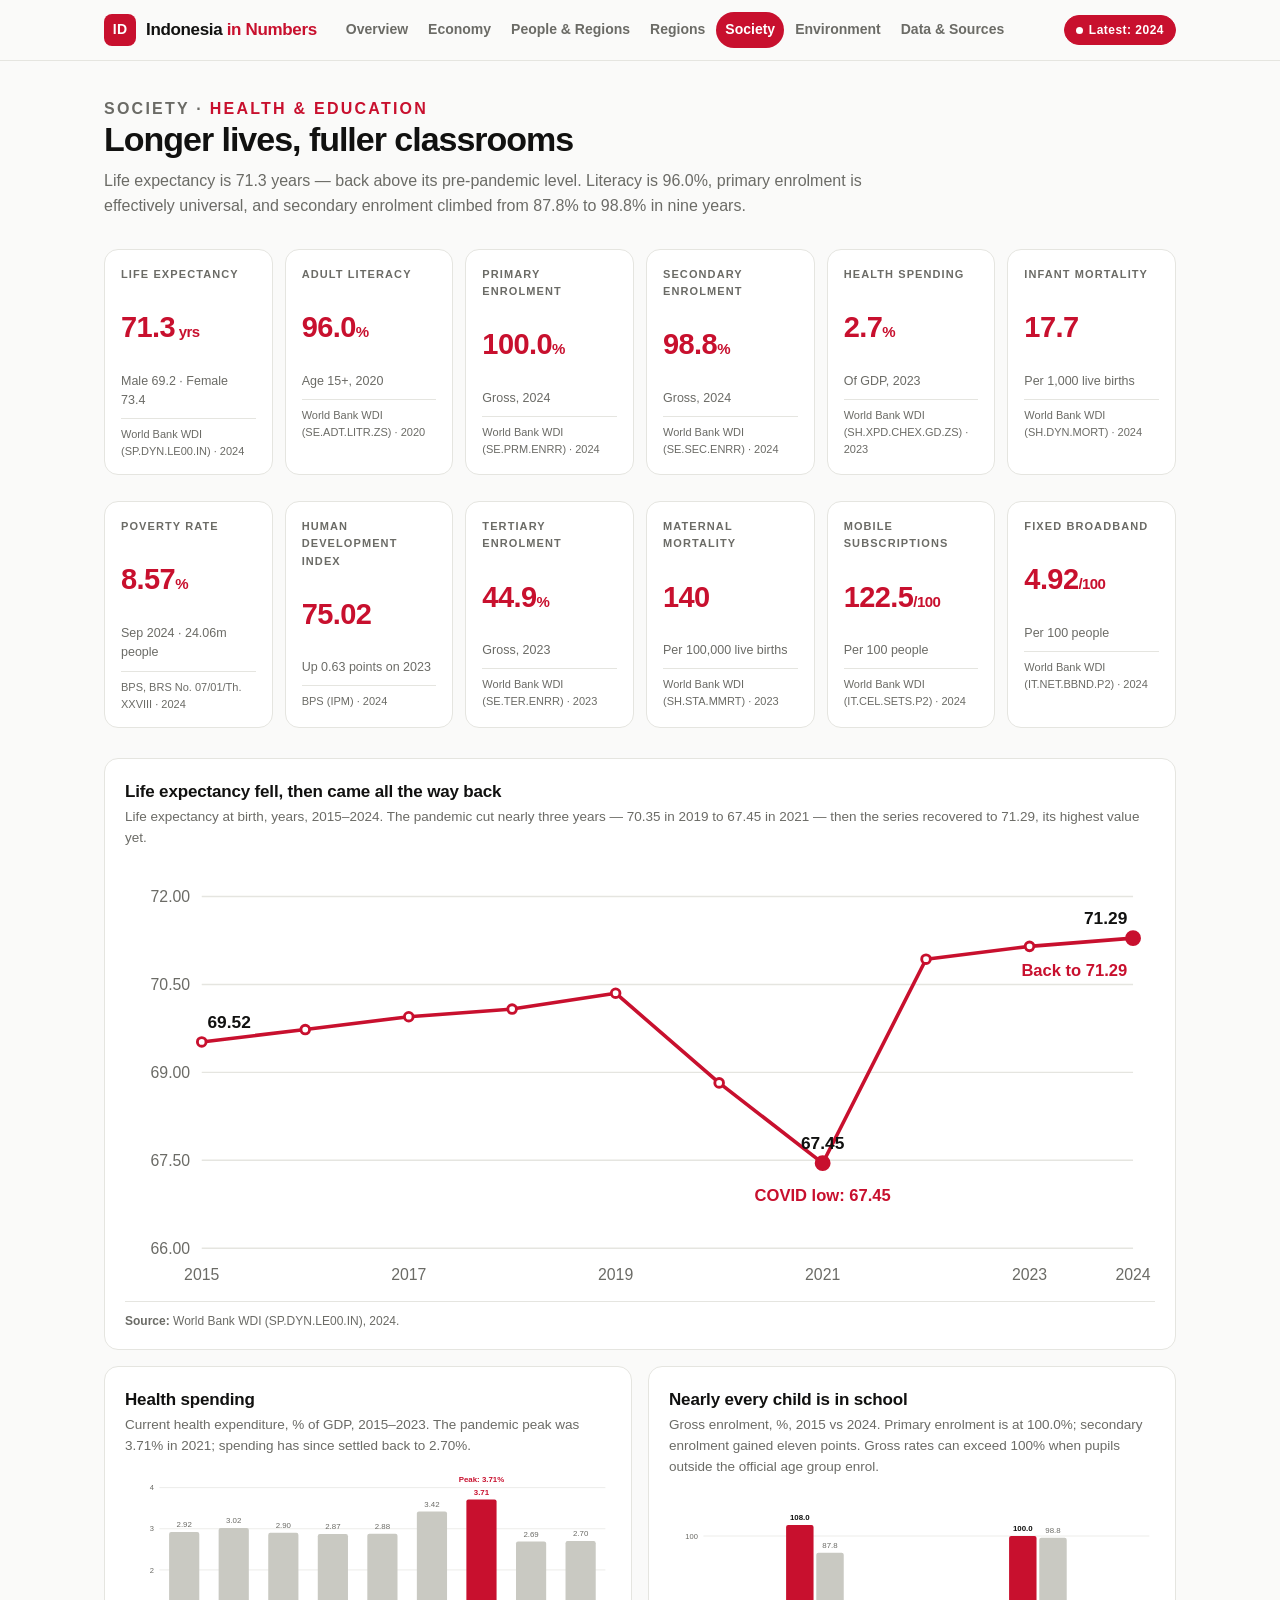
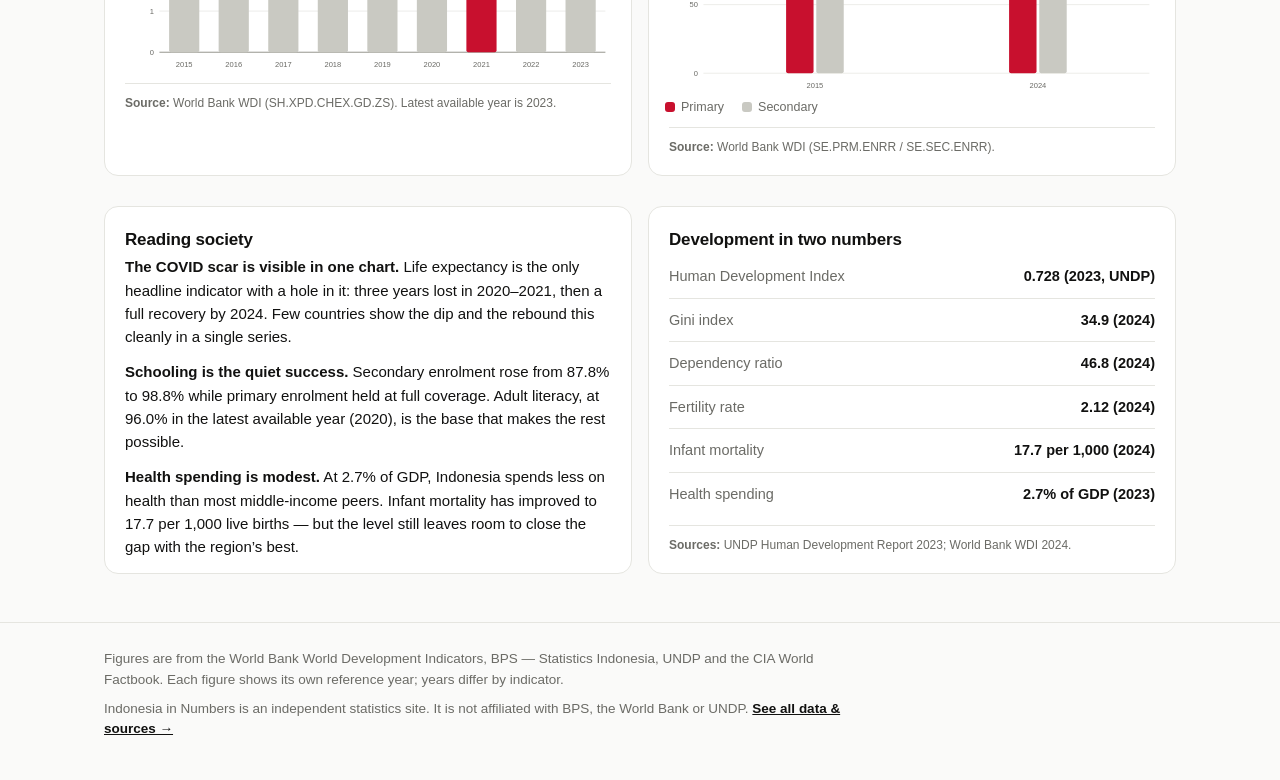
<file: app/society.html>
<!DOCTYPE html>
<html lang="en">
<head>
<meta charset="utf-8">
<meta name="viewport" content="width=device-width, initial-scale=1">
<title>Society — Indonesia in Numbers</title>
<meta name="description" content="Indonesia's society: life expectancy, health spending, literacy and school enrolment.">
<link rel="icon" href="favicon.svg" type="image/svg+xml">
<link rel="stylesheet" href="styles.css">
<script src="data.js" defer></script>
<script src="charts.js" defer></script>
</head>
<body>
<header class="topbar">
  <div class="topbar-inner">
    <a class="brand" href="index.html"><span class="brand-mark">ID</span><span class="brand-name">Indonesia <span>in Numbers</span></span></a>
    <button class="menu-btn" id="menu-btn" aria-expanded="false" aria-controls="main-nav" aria-label="Open menu">
      <svg viewBox="0 0 20 20" fill="none" stroke="#111110" stroke-width="2" stroke-linecap="round"><line x1="3" y1="5" x2="17" y2="5"/><line x1="3" y1="10" x2="17" y2="10"/><line x1="3" y1="15" x2="17" y2="15"/></svg>
    </button>
    <nav class="nav" id="main-nav" aria-label="Sections">
      <a href="index.html">Overview</a>
      <a href="economy.html">Economy</a>
      <a href="people.html">People &amp; Regions</a>
      <a href="regions.html">Regions</a>
      <a href="society.html" class="active" aria-current="page">Society</a>
      <a href="environment.html">Environment</a>
      <a href="data.html">Data &amp; Sources</a>
    </nav>
    <div class="topbar-right">
      <span class="pill red"><span class="dot"></span>Latest: 2024</span>
      <span class="pill hide-phone">Data as of Nov 2026</span>
    </div>
  </div>
</header>

<main class="wrap">
  <section class="page-head">
    <p class="eyebrow">Society · <b>Health &amp; Education</b></p>
    <h1>Longer lives, fuller classrooms</h1>
    <p>Life expectancy is 71.3 years — back above its pre-pandemic level. Literacy is 96.0%, primary enrolment is effectively universal, and secondary enrolment climbed from 87.8% to 98.8% in nine years.</p>
  </section>

  <section class="kpis" aria-label="Society indicators">
    <div class="kpi"><p class="k-label">Life expectancy</p><p class="k-value">71.3<small> yrs</small></p><p class="k-sub">Male 69.2 · Female 73.4</p><p class="k-src">World Bank WDI (SP.DYN.LE00.IN) · 2024</p></div>
    <div class="kpi"><p class="k-label">Adult literacy</p><p class="k-value">96.0<small>%</small></p><p class="k-sub">Age 15+, 2020</p><p class="k-src">World Bank WDI (SE.ADT.LITR.ZS) · 2020</p></div>
    <div class="kpi"><p class="k-label">Primary enrolment</p><p class="k-value">100.0<small>%</small></p><p class="k-sub">Gross, 2024</p><p class="k-src">World Bank WDI (SE.PRM.ENRR) · 2024</p></div>
    <div class="kpi"><p class="k-label">Secondary enrolment</p><p class="k-value">98.8<small>%</small></p><p class="k-sub">Gross, 2024</p><p class="k-src">World Bank WDI (SE.SEC.ENRR) · 2024</p></div>
    <div class="kpi"><p class="k-label">Health spending</p><p class="k-value">2.7<small>%</small></p><p class="k-sub">Of GDP, 2023</p><p class="k-src">World Bank WDI (SH.XPD.CHEX.GD.ZS) · 2023</p></div>
    <div class="kpi"><p class="k-label">Infant mortality</p><p class="k-value">17.7</p><p class="k-sub">Per 1,000 live births</p><p class="k-src">World Bank WDI (SH.DYN.MORT) · 2024</p></div>
  </section>

  <section class="kpis" aria-label="More society indicators">
    <div class="kpi"><p class="k-label">Poverty rate</p><p class="k-value">8.57<small>%</small></p><p class="k-sub">Sep 2024 · 24.06m people</p><p class="k-src">BPS, BRS No. 07/01/Th. XXVIII · 2024</p></div>
    <div class="kpi"><p class="k-label">Human Development Index</p><p class="k-value">75.02</p><p class="k-sub">Up 0.63 points on 2023</p><p class="k-src">BPS (IPM) · 2024</p></div>
    <div class="kpi"><p class="k-label">Tertiary enrolment</p><p class="k-value">44.9<small>%</small></p><p class="k-sub">Gross, 2023</p><p class="k-src">World Bank WDI (SE.TER.ENRR) · 2023</p></div>
    <div class="kpi"><p class="k-label">Maternal mortality</p><p class="k-value">140</p><p class="k-sub">Per 100,000 live births</p><p class="k-src">World Bank WDI (SH.STA.MMRT) · 2023</p></div>
    <div class="kpi"><p class="k-label">Mobile subscriptions</p><p class="k-value">122.5<small>/100</small></p><p class="k-sub">Per 100 people</p><p class="k-src">World Bank WDI (IT.CEL.SETS.P2) · 2024</p></div>
    <div class="kpi"><p class="k-label">Fixed broadband</p><p class="k-value">4.92<small>/100</small></p><p class="k-sub">Per 100 people</p><p class="k-src">World Bank WDI (IT.NET.BBND.P2) · 2024</p></div>
  </section>

  <section class="section">
    <div class="grid-2">
      <div class="card wide">
        <h3>Life expectancy fell, then came all the way back</h3>
        <p class="card-sub">Life expectancy at birth, years, 2015–2024. The pandemic cut nearly three years — 70.35 in 2019 to 67.45 in 2021 — then the series recovered to 71.29, its highest value yet.</p>
        <div class="chart" id="chart-life"></div>
        <p class="source"><b>Source:</b> World Bank WDI (SP.DYN.LE00.IN), 2024.</p>
      </div>
      <div class="card">
        <h3>Health spending</h3>
        <p class="card-sub">Current health expenditure, % of GDP, 2015–2023. The pandemic peak was 3.71% in 2021; spending has since settled back to 2.70%.</p>
        <div class="chart" id="chart-health"></div>
        <p class="source"><b>Source:</b> World Bank WDI (SH.XPD.CHEX.GD.ZS). Latest available year is 2023.</p>
      </div>
      <div class="card">
        <h3>Nearly every child is in school</h3>
        <p class="card-sub">Gross enrolment, %, 2015 vs 2024. Primary enrolment is at 100.0%; secondary enrolment gained eleven points. Gross rates can exceed 100% when pupils outside the official age group enrol.</p>
        <div class="chart" id="chart-enrolment"></div>
        <p class="source"><b>Source:</b> World Bank WDI (SE.PRM.ENRR / SE.SEC.ENRR).</p>
      </div>
    </div>
  </section>

  <section class="section">
    <div class="grid-2">
      <div class="card prose">
        <h3>Reading society</h3>
        <p><b>The COVID scar is visible in one chart.</b> Life expectancy is the only headline indicator with a hole in it: three years lost in 2020–2021, then a full recovery by 2024. Few countries show the dip and the rebound this cleanly in a single series.</p>
        <p><b>Schooling is the quiet success.</b> Secondary enrolment rose from 87.8% to 98.8% while primary enrolment held at full coverage. Adult literacy, at 96.0% in the latest available year (2020), is the base that makes the rest possible.</p>
        <p><b>Health spending is modest.</b> At 2.7% of GDP, Indonesia spends less on health than most middle-income peers. Infant mortality has improved to 17.7 per 1,000 live births — but the level still leaves room to close the gap with the region&rsquo;s best.</p>
      </div>
      <div class="card">
        <h3>Development in two numbers</h3>
        <ul class="facts">
          <li><span class="f-k">Human Development Index</span><span class="f-v">0.728 (2023, UNDP)</span></li>
          <li><span class="f-k">Gini index</span><span class="f-v">34.9 (2024)</span></li>
          <li><span class="f-k">Dependency ratio</span><span class="f-v">46.8 (2024)</span></li>
          <li><span class="f-k">Fertility rate</span><span class="f-v">2.12 (2024)</span></li>
          <li><span class="f-k">Infant mortality</span><span class="f-v">17.7 per 1,000 (2024)</span></li>
          <li><span class="f-k">Health spending</span><span class="f-v">2.7% of GDP (2023)</span></li>
        </ul>
        <p class="source"><b>Sources:</b> UNDP Human Development Report 2023; World Bank WDI 2024.</p>
      </div>
    </div>
  </section>
</main>

<footer>
  <div class="wrap">
    <p>Figures are from the World Bank World Development Indicators, BPS — Statistics Indonesia, UNDP and the CIA World Factbook. Each figure shows its own reference year; years differ by indicator.</p>
    <p>Indonesia in Numbers is an independent statistics site. It is not affiliated with BPS, the World Bank or UNDP. <a href="data.html">See all data &amp; sources &rarr;</a></p>
  </div>
</footer>

<script>
window.addEventListener('DOMContentLoaded', function () {
  CH.initMenu();
  var D = INDATA;
  CH.render('chart-life', CH.lineChart({
    labels: D.years, values: D.series.lifeExpectancy.values, decimals: 2, unitSuffix: '',
    ymin: 66, ymax: 72,
    aria: 'Line chart: life expectancy fell from 70.35 years in 2019 to 67.45 in 2021, then recovered to 71.29 in 2024',
    annotate: [
      { index: 6, text: 'COVID low: 67.45' },
      { index: 9, text: 'Back to 71.29' }
    ]
  }));
  CH.render('chart-health', CH.barChart({
    labels: D.healthSpending.years, values: D.healthSpending.values, decimals: 2, highlightIndex: 6,
    ymax: 4, ticks: [0, 1, 2, 3, 4], tickDecimals: 0,
    aria: 'Bar chart: health spending 2015 to 2023, peaking at 3.71 percent of GDP in 2021',
    annotate: [{ index: 6, text: 'Peak: 3.71%' }]
  }));
  CH.render('chart-enrolment', CH.groupedBars({
    categories: D.enrolment.years.map(function (y) { return String(y); }),
    series1: { name: 'Primary', values: D.enrolment.primary },
    series2: { name: 'Secondary', values: D.enrolment.secondary },
    decimals: 1, ymax: 120, ticks: [0, 50, 100], tickDecimals: 0,
    aria: 'Grouped bars: gross enrolment 2015 versus 2024 — primary 108.0 to 100.0 percent, secondary 87.8 to 98.8'
  }));
});
</script>
</body>
</html>
</file>
<file: app/styles.css>
/* Indonesia in Numbers — styles.css
   21st.dev design language: neutral base, ONE accent red (#C8102E), tight
   display headings, muted secondary text, soft 1px borders, pill buttons,
   small-caps eyebrow labels. System font stack only; no external assets. */
:root {
  --bg: #FAFAF9;
  --surface: #FFFFFF;
  --ink: #111110;
  --muted: #6B6B66;
  --border: #E5E5E0;
  --accent: #C8102E;
  --accent-soft: #FBE9EC;
  --radius: 14px;
  --font: -apple-system, BlinkMacSystemFont, "Segoe UI", Roboto, Helvetica, Arial, sans-serif;
}
* { box-sizing: border-box; }
html { -webkit-text-size-adjust: 100%; }
body {
  margin: 0;
  background: var(--bg);
  color: var(--ink);
  font-family: var(--font);
  font-size: 15.5px;
  line-height: 1.55;
}
a { color: var(--ink); }
img, svg { display: block; max-width: 100%; }
.wrap { max-width: 1120px; margin: 0 auto; padding: 0 24px; }

/* ---------- header ---------- */
.topbar {
  position: sticky; top: 0; z-index: 50;
  background: rgba(250, 250, 249, 0.96);
  border-bottom: 1px solid var(--border);
}
.topbar-inner {
  max-width: 1120px; margin: 0 auto; padding: 0 24px;
  display: flex; align-items: center; gap: 20px; min-height: 60px;
}
.brand { display: flex; align-items: center; gap: 10px; text-decoration: none; flex-shrink: 0; }
.brand-mark {
  width: 32px; height: 32px; border-radius: 8px; background: var(--accent);
  color: #fff; font-weight: 800; font-size: 14px; letter-spacing: 0.02em;
  display: flex; align-items: center; justify-content: center;
}
.brand-name { font-weight: 800; letter-spacing: -0.02em; font-size: 17px; white-space: nowrap; }
.brand-name span { color: var(--accent); }
.nav { display: flex; gap: 2px; margin-left: 8px; }
.nav a {
  text-decoration: none; font-size: 14px; font-weight: 600; color: var(--muted);
  padding: 7px 12px; border-radius: 999px; white-space: nowrap;
}
.nav a:hover { color: var(--ink); background: #F0F0EC; }
.nav a.active { color: #fff; background: var(--accent); }
.topbar-right { margin-left: auto; display: flex; align-items: center; gap: 10px; flex-shrink: 0; }
.pill {
  display: inline-flex; align-items: center; gap: 6px;
  font-size: 12px; font-weight: 700; letter-spacing: 0.04em;
  border: 1px solid var(--border); border-radius: 999px; padding: 5px 11px;
  background: var(--surface); color: var(--ink); white-space: nowrap;
}
.pill.red { background: var(--accent); border-color: var(--accent); color: #fff; }
.pill .dot { width: 7px; height: 7px; border-radius: 50%; background: currentColor; }
.menu-btn {
  display: none; border: 1px solid var(--border); background: var(--surface);
  border-radius: 10px; width: 40px; height: 40px; cursor: pointer;
  align-items: center; justify-content: center; padding: 0;
}
.menu-btn svg { width: 20px; height: 20px; }

/* ---------- hero ---------- */
.hero { padding: 44px 0 8px; }
.eyebrow {
  font-size: 11px; font-weight: 700; letter-spacing: 0.14em; text-transform: uppercase;
  color: var(--muted); margin: 0 0 12px;
}
.eyebrow b { color: var(--accent); font-weight: 700; }
h1 {
  margin: 0 0 12px; font-size: 42px; line-height: 1.05; letter-spacing: -0.03em; font-weight: 800;
}
.lede { margin: 0; font-size: 17px; color: var(--muted); max-width: 760px; }
.lede b { color: var(--ink); }
.page-head { padding: 36px 0 4px; }
.page-head h1 { font-size: 34px; }
.page-head p { margin: 0; color: var(--muted); font-size: 16px; max-width: 760px; }

/* ---------- KPI tiles ---------- */
.kpis {
  display: grid; grid-template-columns: repeat(6, 1fr); gap: 12px;
  margin: 26px 0 8px;
}
.kpi {
  background: var(--surface); border: 1px solid var(--border); border-radius: var(--radius);
  padding: 16px 16px 14px; min-width: 0;
}
.kpi .k-label { font-size: 11px; font-weight: 700; letter-spacing: 0.1em; text-transform: uppercase; color: var(--muted); margin: 0 0 6px; }
.kpi .k-value { font-size: 29px; line-height: 1.05; font-weight: 800; letter-spacing: -0.02em; color: var(--accent); font-variant-numeric: tabular-nums; white-space: nowrap; }
.kpi .k-value small { font-size: 15px; font-weight: 700; }
.kpi .k-sub { font-size: 12.5px; color: var(--muted); margin: 6px 0 0; }
.kpi .k-sub b { color: var(--ink); }

/* ---------- sections & cards ---------- */
.section { margin: 30px 0; }
.section-head { margin: 0 0 14px; }
.section-head h2 { margin: 0 0 4px; font-size: 22px; letter-spacing: -0.02em; font-weight: 800; }
.section-head p { margin: 0; color: var(--muted); font-size: 14px; }
.grid-2 { display: grid; grid-template-columns: 1fr 1fr; gap: 16px; }
.card {
  background: var(--surface); border: 1px solid var(--border); border-radius: var(--radius);
  padding: 20px 20px 14px; min-width: 0;
}
.card.wide { grid-column: 1 / -1; }
.card h3 { margin: 0 0 2px; font-size: 17px; letter-spacing: -0.01em; font-weight: 800; }
.card .card-sub { margin: 0 0 10px; font-size: 13.5px; color: var(--muted); }
.card .chart { margin: 0 -4px; }
.source { font-size: 12px; color: var(--muted); margin: 10px 0 4px; border-top: 1px solid var(--border); padding-top: 10px; }
.source b { color: var(--muted); }

/* ---------- controls ---------- */
.seg { display: inline-flex; gap: 4px; background: #F0F0EC; border: 1px solid var(--border); border-radius: 999px; padding: 3px; }
.seg.wrap { flex-wrap: wrap; border-radius: 14px; }
.seg button {
  border: 0; background: transparent; font: inherit; font-size: 13px; font-weight: 700;
  color: var(--muted); padding: 6px 14px; border-radius: 999px; cursor: pointer; white-space: nowrap;
}
.seg button:hover { color: var(--ink); }
.seg button[aria-pressed="true"] { background: var(--accent); color: #fff; }
.card-tools { display: flex; align-items: center; justify-content: space-between; gap: 12px; flex-wrap: wrap; margin-bottom: 6px; }
.card-tools h3 { margin: 0; }

/* ---------- fact lists, tables ---------- */
.facts { list-style: none; margin: 0; padding: 0; }
.facts li {
  display: flex; justify-content: space-between; gap: 16px;
  padding: 10px 0; border-bottom: 1px solid var(--border); font-size: 14.5px;
}
.facts li:last-child { border-bottom: 0; }
.facts .f-k { color: var(--muted); }
.facts .f-v { font-weight: 700; text-align: right; }
.releases { list-style: none; margin: 0; padding: 0; }
.releases li { padding: 10px 0; border-bottom: 1px solid var(--border); font-size: 14.5px; }
.releases li:last-child { border-bottom: 0; }
.releases .r-date { display: block; font-size: 12px; font-weight: 700; letter-spacing: 0.06em; text-transform: uppercase; color: var(--accent); margin-bottom: 2px; }
.table-scroll { overflow-x: auto; border: 1px solid var(--border); border-radius: var(--radius); background: var(--surface); }
table.data { border-collapse: collapse; width: 100%; font-size: 14px; min-width: 640px; }
table.data th, table.data td { text-align: left; padding: 10px 14px; border-bottom: 1px solid var(--border); vertical-align: top; }
table.data thead th { background: #F4F4F1; font-size: 12px; letter-spacing: 0.08em; text-transform: uppercase; color: var(--muted); }
table.data tbody tr:last-child td { border-bottom: 0; }
table.data th.sortable { cursor: pointer; user-select: none; }
table.data th.sortable:hover { color: var(--ink); }
table.data td.num { font-variant-numeric: tabular-nums; white-space: nowrap; }
.mini-table { border-collapse: collapse; width: 100%; font-size: 14px; }
.mini-table th, .mini-table td { text-align: left; padding: 9px 0; border-bottom: 1px solid var(--border); }
.mini-table tr:last-child th, .mini-table tr:last-child td { border-bottom: 0; }
.mini-table td:last-child, .mini-table th:last-child { text-align: right; font-variant-numeric: tabular-nums; }
.mini-table th { color: var(--muted); font-weight: 600; }

/* ---------- prose ---------- */
.prose p { margin: 0 0 12px; font-size: 15px; }
.prose p:last-child { margin-bottom: 0; }
.prose b { font-weight: 700; }
.callout {
  border-left: 3px solid var(--accent); background: var(--accent-soft);
  border-radius: 0 10px 10px 0; padding: 12px 16px; margin: 0 0 12px; font-size: 14.5px;
}
.callout:last-child { margin-bottom: 0; }

/* ---------- donut / legend ---------- */
.donut-wrap { display: flex; align-items: center; gap: 24px; }
.donut-svg { width: 240px; height: 240px; flex-shrink: 0; }
.legend { list-style: none; margin: 0; padding: 0; flex: 1; min-width: 0; }
.legend li { display: flex; align-items: baseline; gap: 8px; padding: 7px 0; border-bottom: 1px solid var(--border); font-size: 14px; }
.legend li:last-child { border-bottom: 0; }
.legend .chip { width: 11px; height: 11px; border-radius: 3px; flex-shrink: 0; align-self: center; }
.legend .leg-name { flex: 1; min-width: 0; }
.legend .leg-val { font-weight: 800; font-variant-numeric: tabular-nums; white-space: nowrap; }
.chart-key { display: flex; gap: 18px; font-size: 12.5px; color: var(--muted); margin: 4px 0 2px; }
.chart-key .key-dot { display: inline-block; width: 10px; height: 10px; border-radius: 3px; margin-right: 6px; vertical-align: -1px; }

/* ---------- sparklines ---------- */
.minis { display: grid; grid-template-columns: repeat(4, 1fr); gap: 12px; }
.mini {
  background: var(--surface); border: 1px solid var(--border); border-radius: var(--radius);
  padding: 14px 16px 10px; min-width: 0;
}
.mini .m-label { font-size: 11px; font-weight: 700; letter-spacing: 0.1em; text-transform: uppercase; color: var(--muted); margin: 0 0 2px; }
.mini .m-value { font-size: 24px; font-weight: 800; letter-spacing: -0.02em; color: var(--accent); font-variant-numeric: tabular-nums; }
.mini .m-value small { font-size: 13px; }
.mini .m-chart { margin-top: 2px; }

/* ---------- data page controls ---------- */
.filter-row { display: flex; gap: 10px; flex-wrap: wrap; align-items: center; margin: 18px 0 14px; }
.filter-row input[type="search"] {
  font: inherit; font-size: 14px; padding: 9px 14px; border-radius: 999px;
  border: 1px solid var(--border); background: var(--surface); min-width: 240px; flex: 1; max-width: 360px;
  color: var(--ink);
}
.filter-row input[type="search"]:focus { outline: 2px solid var(--accent); outline-offset: 1px; border-color: var(--accent); }
.btn {
  display: inline-flex; align-items: center; gap: 6px; text-decoration: none;
  font-size: 14px; font-weight: 700; padding: 9px 18px; border-radius: 999px;
  border: 1px solid var(--border); background: var(--surface); color: var(--ink); cursor: pointer;
}
.btn:hover { transform: translateY(-1px); }
.btn.primary { background: var(--accent); border-color: var(--accent); color: #fff; }
.result-count { font-size: 13px; color: var(--muted); margin: 0 0 10px; }
.note {
  background: var(--surface); border: 1px solid var(--border); border-radius: var(--radius);
  padding: 16px 18px; font-size: 14px; color: var(--muted); margin: 18px 0;
}
.note b { color: var(--ink); }

/* ---------- footer ---------- */
footer { border-top: 1px solid var(--border); margin-top: 48px; padding: 26px 0 40px; }
footer p { margin: 0 0 8px; font-size: 13.5px; color: var(--muted); max-width: 760px; }
footer p:last-child { margin-bottom: 0; }
footer a { color: var(--ink); font-weight: 700; }

/* ---------- almanak cover (index) ---------- */
.dateline {
  display: flex; justify-content: space-between; gap: 16px; flex-wrap: wrap;
  padding: 12px 0 10px; border-bottom: 1px solid var(--border);
  font-size: 11px; font-weight: 700; letter-spacing: 0.12em; text-transform: uppercase; color: var(--muted);
}
.dateline b { color: var(--accent); }
.rule-double { border-top: 3px solid var(--ink); border-bottom: 1px solid var(--ink); height: 5px; margin: 14px 0 0; }
.hero.almanak { padding-top: 26px; }
.hero.almanak h1 { font-family: Georgia, 'Times New Roman', serif; font-size: 52px; letter-spacing: -0.02em; }
.kpi .k-src { font-size: 11px; color: var(--muted); margin: 8px 0 0; border-top: 1px solid var(--border); padding-top: 7px; }
.kpi .k-spark { margin-top: 8px; }
.kpi .k-spark svg { width: 100%; height: auto; }

/* ---------- calculator ---------- */
.calc-row { display: flex; gap: 10px; flex-wrap: wrap; align-items: end; margin: 4px 0 12px; }
.calc-field { display: flex; flex-direction: column; gap: 5px; }
.calc-field label { font-size: 11px; font-weight: 700; letter-spacing: 0.08em; text-transform: uppercase; color: var(--muted); }
.calc-field input[type="number"], .calc-field select, .compare-sel select {
  font: inherit; font-size: 15px; padding: 9px 12px; border-radius: 10px;
  border: 1px solid var(--border); background: var(--surface); color: var(--ink);
}
.calc-field input[type="number"]:focus, .calc-field select:focus, .compare-sel select:focus { outline: 2px solid var(--accent); outline-offset: 1px; border-color: var(--accent); }
.calc-result {
  background: var(--accent-soft); border: 1px solid #F3C2CB; border-radius: var(--radius);
  padding: 16px 18px; margin: 4px 0 10px;
}
.calc-result .cr-big { font-size: 30px; font-weight: 800; letter-spacing: -0.02em; color: var(--accent); font-variant-numeric: tabular-nums; }
.calc-result .cr-line { font-size: 14px; color: var(--ink); margin: 4px 0 0; }
.calc-result .cr-note { font-size: 12.5px; color: var(--muted); margin: 6px 0 0; }
.calc-formula { font-size: 13px; color: var(--muted); margin: 0 0 4px; font-variant-numeric: tabular-nums; }
.calc-formula b { color: var(--ink); }

/* ---------- regions explorer ---------- */
.compare-grid { display: grid; grid-template-columns: 1fr 1fr; gap: 16px; }
.compare-sel { display: flex; gap: 10px; flex-wrap: wrap; align-items: end; margin: 4px 0 12px; }
.compare-sel .calc-field { flex: 1; min-width: 180px; }
.delta-up { color: var(--accent); font-weight: 700; }
.delta-down { color: var(--muted); font-weight: 700; }
.rank-list { list-style: none; margin: 0; padding: 0; counter-reset: rank; }
.rank-list li { display: flex; align-items: baseline; gap: 10px; padding: 8px 0; border-bottom: 1px solid var(--border); font-size: 14.5px; }
.rank-list li:last-child { border-bottom: 0; }
.rank-list .rk { font-weight: 800; color: var(--accent); font-variant-numeric: tabular-nums; min-width: 22px; }
.rank-list .rv { margin-left: auto; font-weight: 700; font-variant-numeric: tabular-nums; white-space: nowrap; }
.tilemap-card svg { width: 100%; height: auto; }

/* ---------- responsive ---------- */
@media (max-width: 1399px) {
  /* The seventh nav item (Regions) pushes the header past its 1120px box
     on 1280/1366px viewports (horizontal scroll + clipped pill): hide the
     "Data as of" pill — the cover dateline says the same — and tighten the
     nav so the header fits again. */
  .topbar-right .pill.hide-phone { display: none; }
  .topbar-inner { gap: 12px; }
  .nav a { padding: 7px 9px; }
}
@media (max-width: 1023px) {
  .kpis { grid-template-columns: repeat(3, 1fr); }
  .minis { grid-template-columns: repeat(2, 1fr); }
  .nav a { padding: 7px 9px; font-size: 13.5px; }
}
@media (max-width: 760px) {
  .grid-2 { grid-template-columns: 1fr; }
  .compare-grid { grid-template-columns: 1fr; }
  .donut-wrap { flex-direction: column; align-items: flex-start; gap: 8px; }
  .donut-svg { width: 210px; height: 210px; }
  .hero.almanak h1 { font-size: 36px; }
}
@media (max-width: 639px) {
  .wrap { padding: 0 16px; }
  .topbar-inner { padding: 0 16px; min-height: 56px; gap: 12px; }
  .brand-name { font-size: 15px; }
  .menu-btn { display: inline-flex; margin-left: auto; }
  .topbar-right .pill.hide-phone { display: none; }
  .topbar-right { margin-left: 0; }
  .nav {
    display: none; position: absolute; top: 56px; left: 0; right: 0;
    flex-direction: column; gap: 0; margin: 0; padding: 8px 16px 14px;
    background: var(--bg); border-bottom: 1px solid var(--border);
  }
  .topbar.nav-open .nav { display: flex; }
  .nav a { padding: 11px 12px; font-size: 15px; border-radius: 10px; }
  h1 { font-size: 30px; }
  .page-head h1 { font-size: 28px; }
  .hero { padding: 30px 0 4px; }
  .lede { font-size: 15.5px; }
  .kpis { grid-template-columns: repeat(2, 1fr); gap: 10px; margin-top: 20px; }
  .kpi .k-value { font-size: 25px; }
  .minis { grid-template-columns: repeat(2, 1fr); }
  .card { padding: 16px 16px 12px; }
  .filter-row input[type="search"] { max-width: none; }
}
</file>
